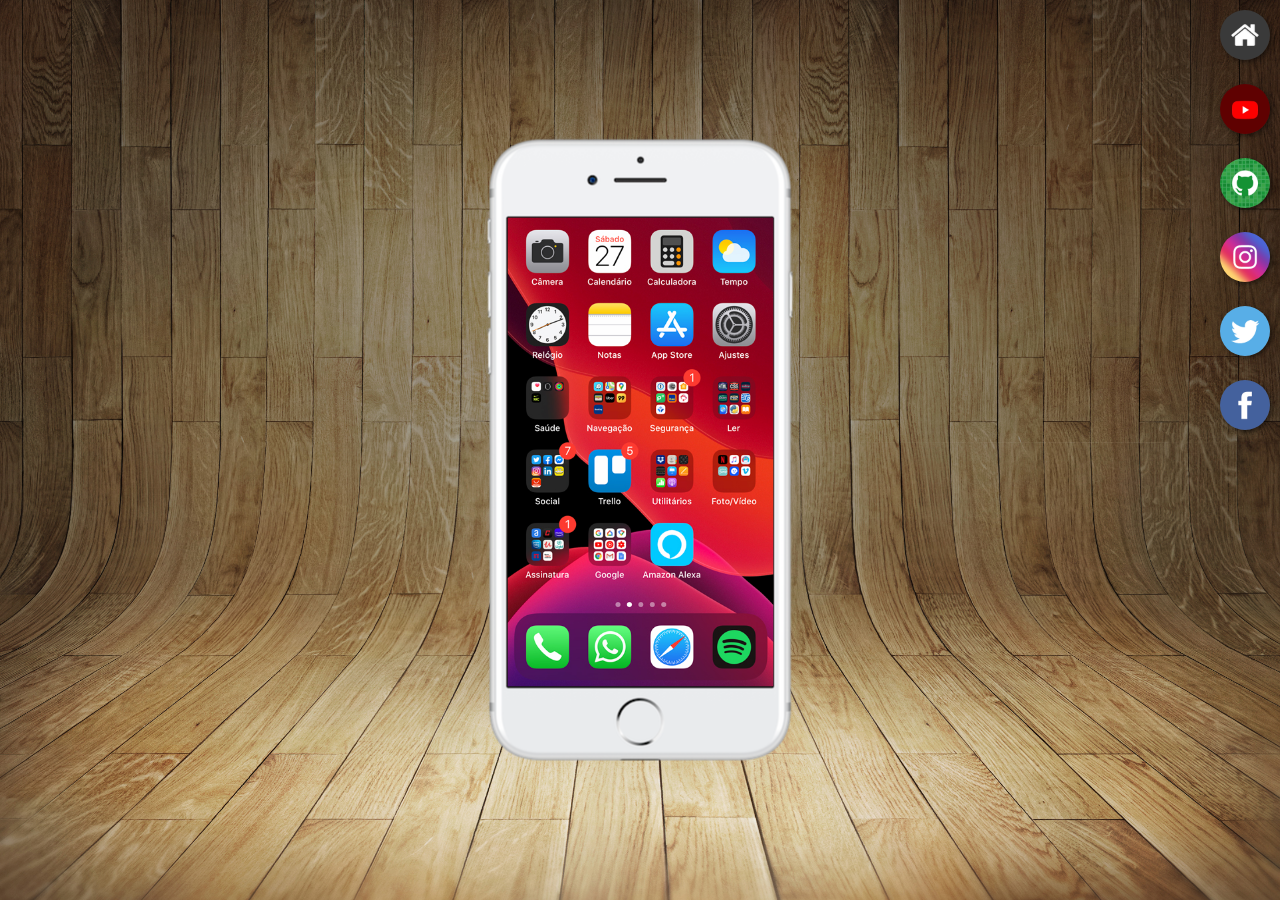
<file: index.html>
<!DOCTYPE html>
<html lang="pt-br">
<head>
    <meta charset="UTF-8">
    <meta name="viewport" content="width=device-width, initial-scale=1.0">
    <link rel="shortcut icon" href="imagens/favicon.ico" type="image/x-icon">
    <link rel="stylesheet" href="style/style.css">
    <title>Projeto Redes Sociais</title>
</head>
<body>
    <main>
        <section id="telefone">
            <iframe src="home.html" name="tela" id="tela" frameborder="0">
                Seu navegador não é compatível com isso.
            </iframe>
        </section>
        <section id="redes-sociais">
            <a href="home.html" target="tela"><img src="imagens/logo-home.jpg" alt="home"></a><br>

            <a href="youtube.html" target="tela"><img src="imagens/logo-youtube.jpg" alt="youtube"></a><br>

            <a href="github.html" target="tela"><img src="imagens/logo-github.jpg" alt="github"></a><br>

            <a href="instagram.html" target="tela"><img src="imagens/logo-instagram.jpg" alt="instagram"></a><br>

            <a href="twitter.html" target="tela"><img src="imagens/logo-twitter.jpg" alt="twitter"></a><br>

            <a href="facebook.html" target="tela"><img src="imagens/logo-facebook.jpg" alt="facebook"></a>
        </section>
    </main>
</body>
</html>
</file>
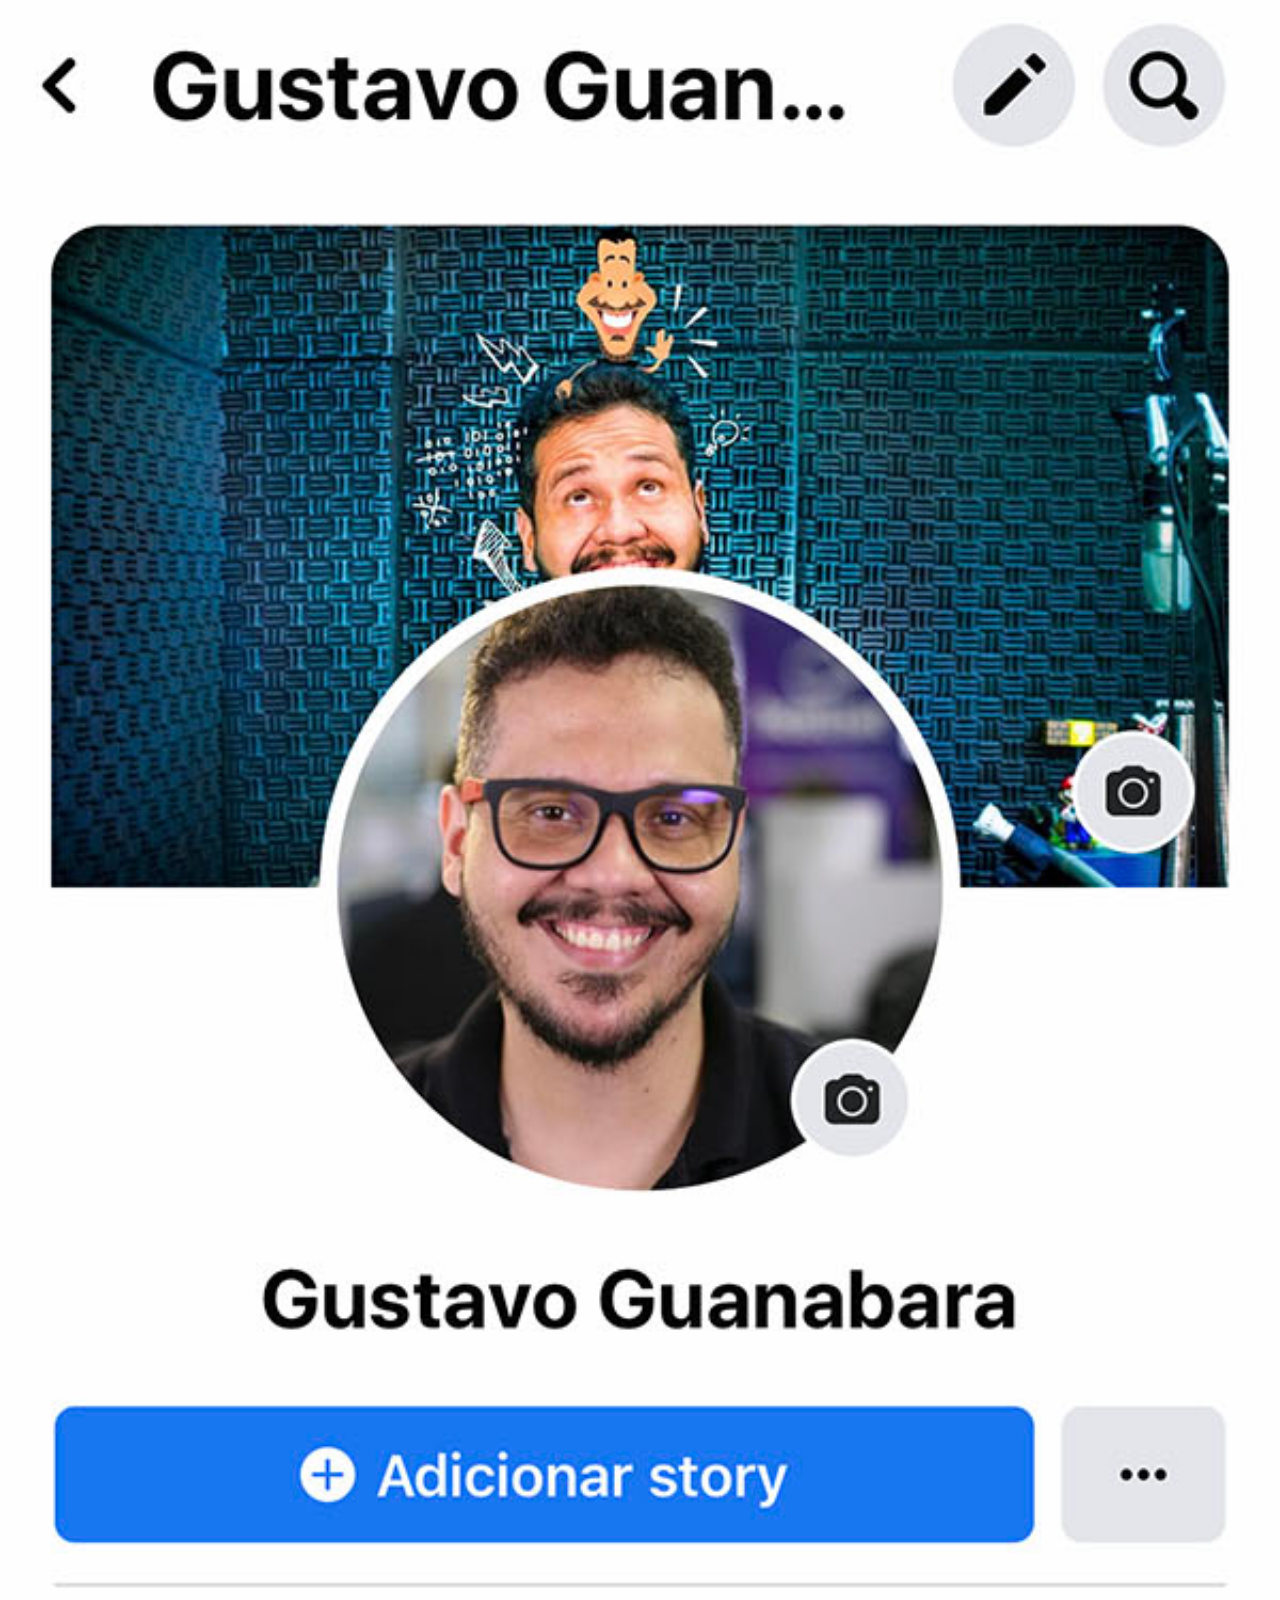
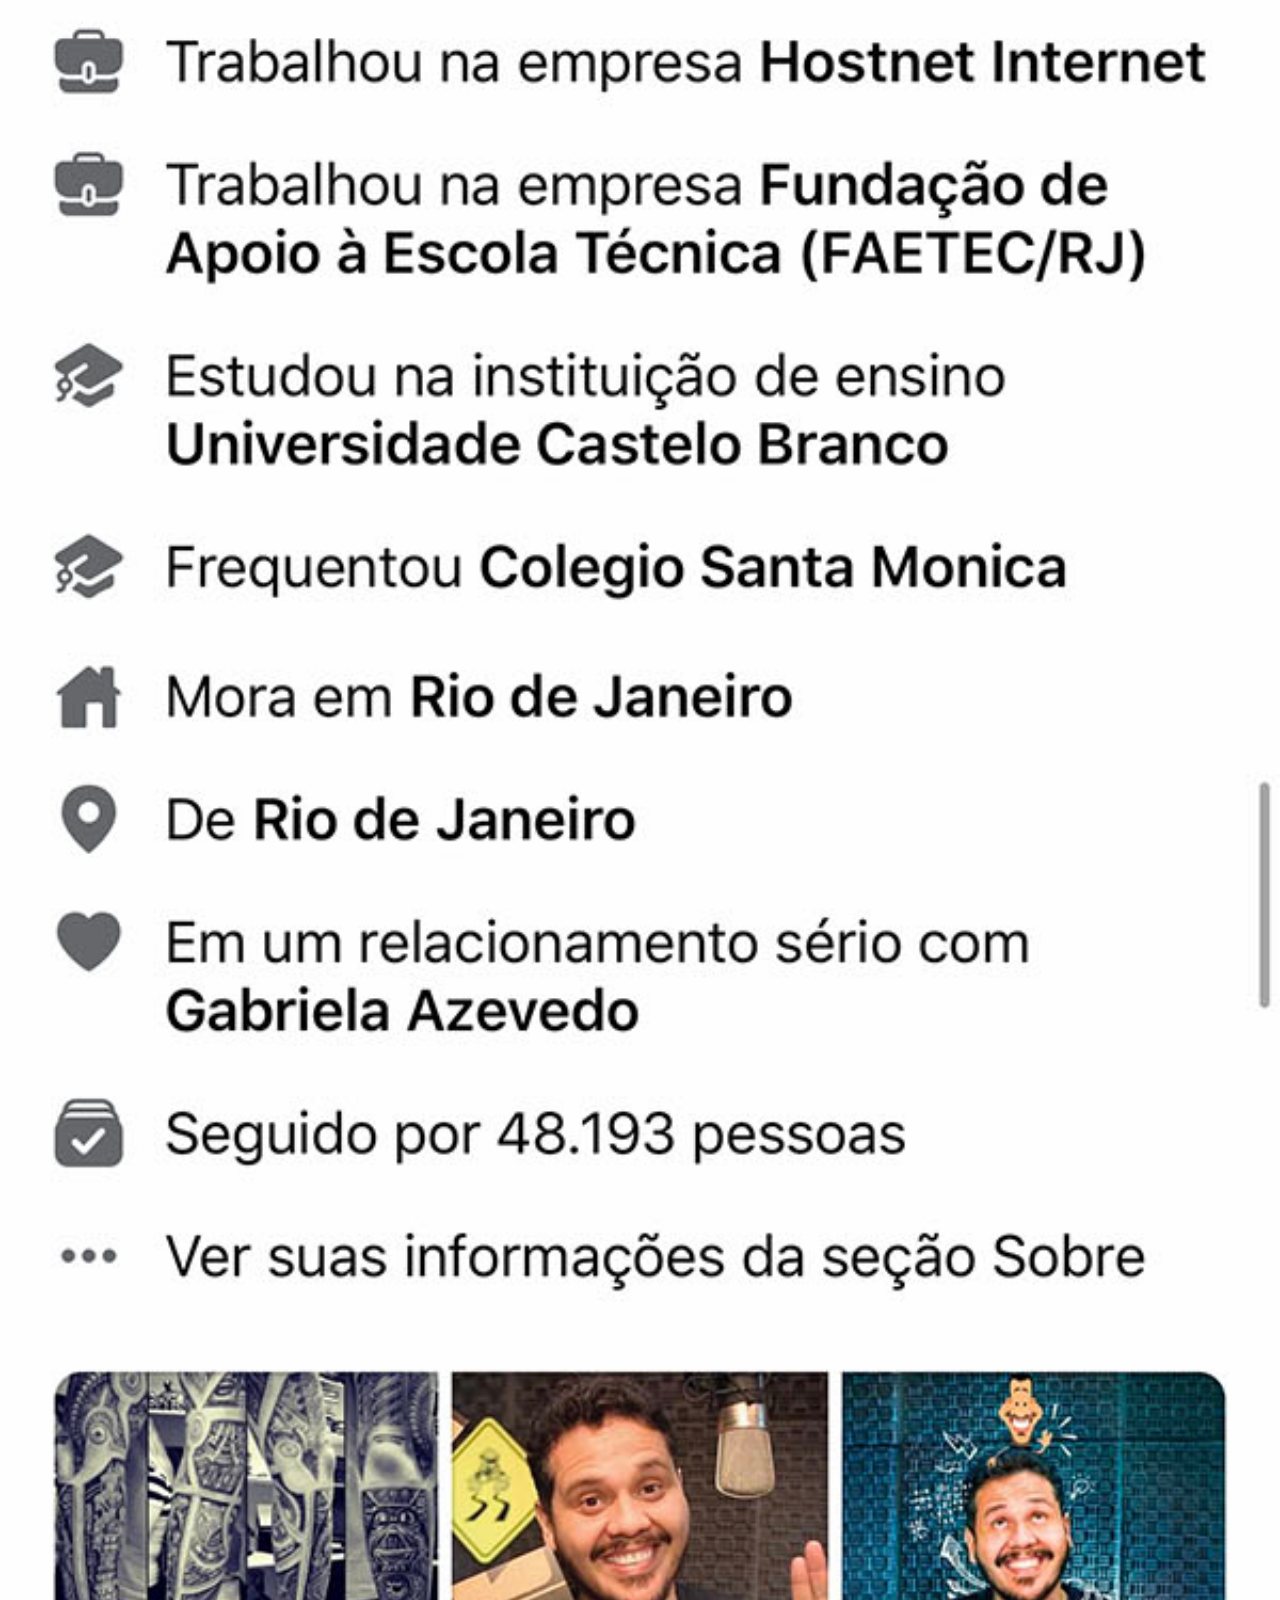
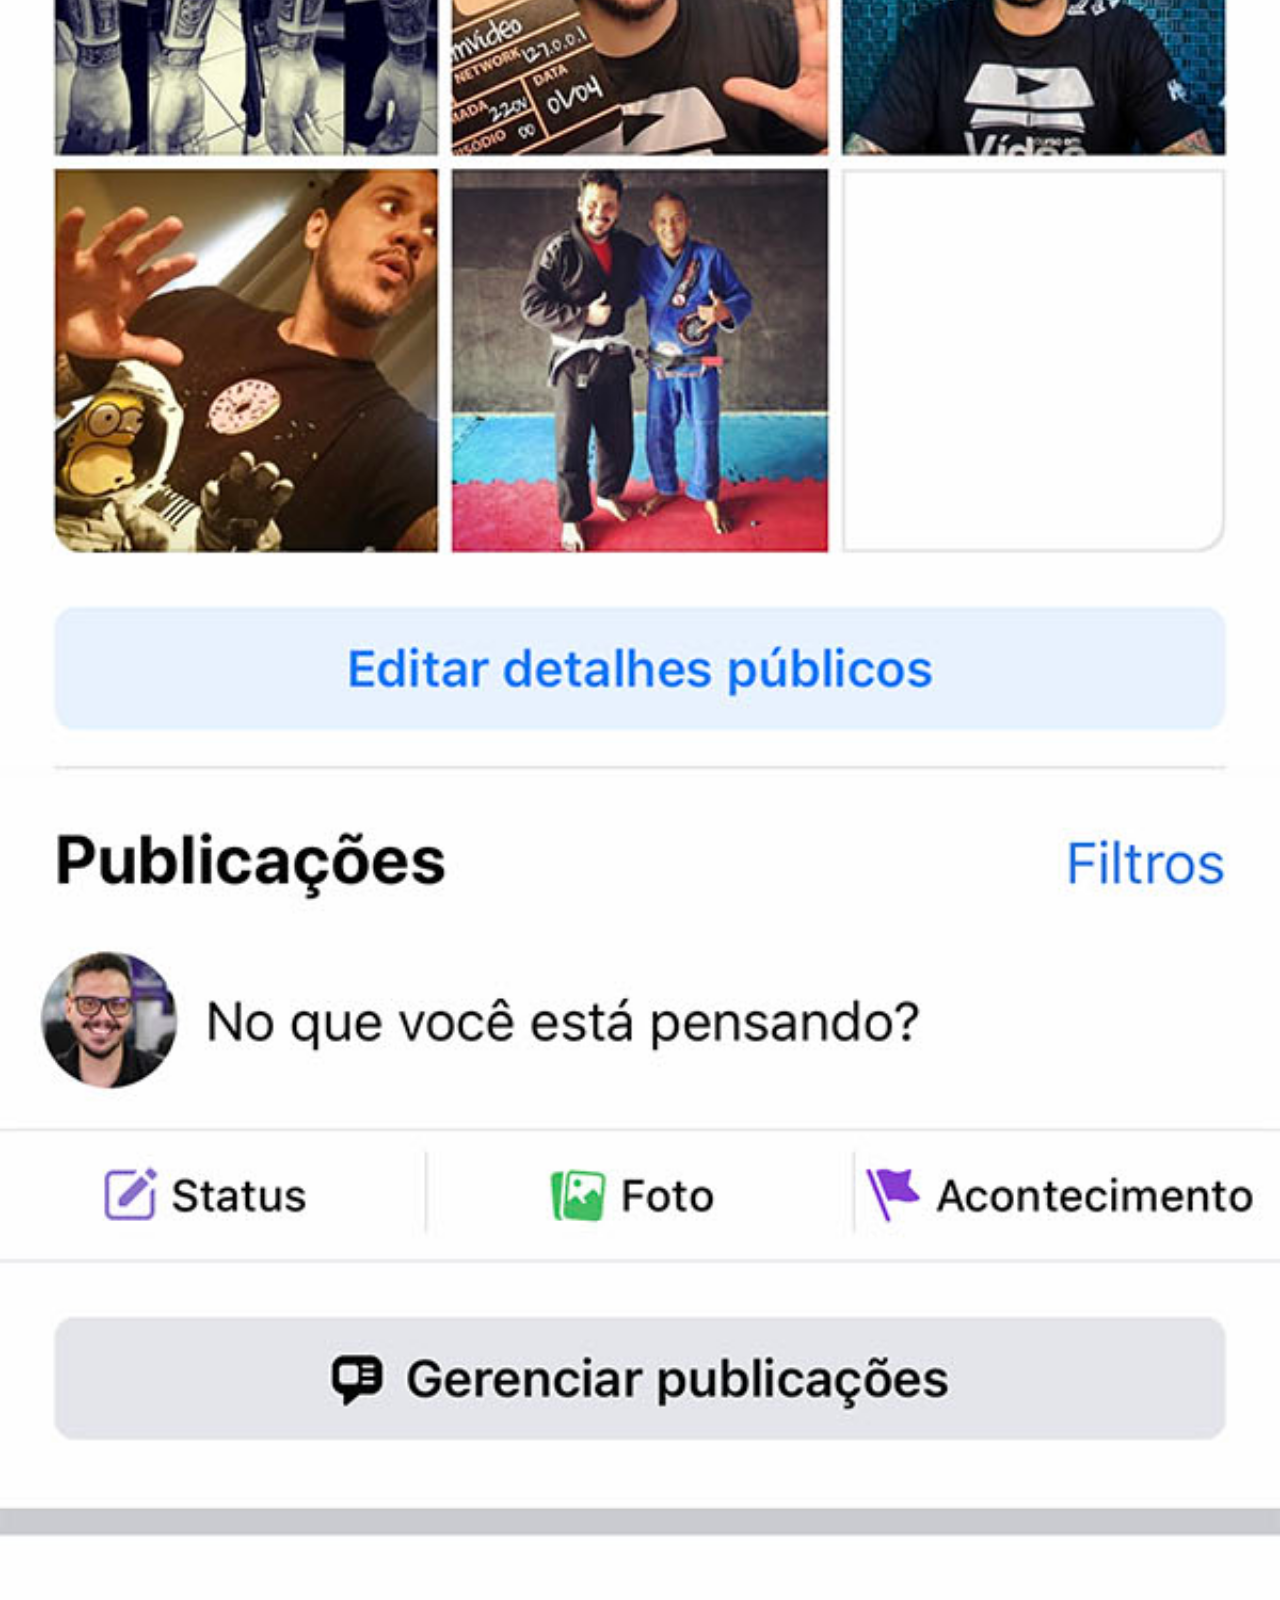
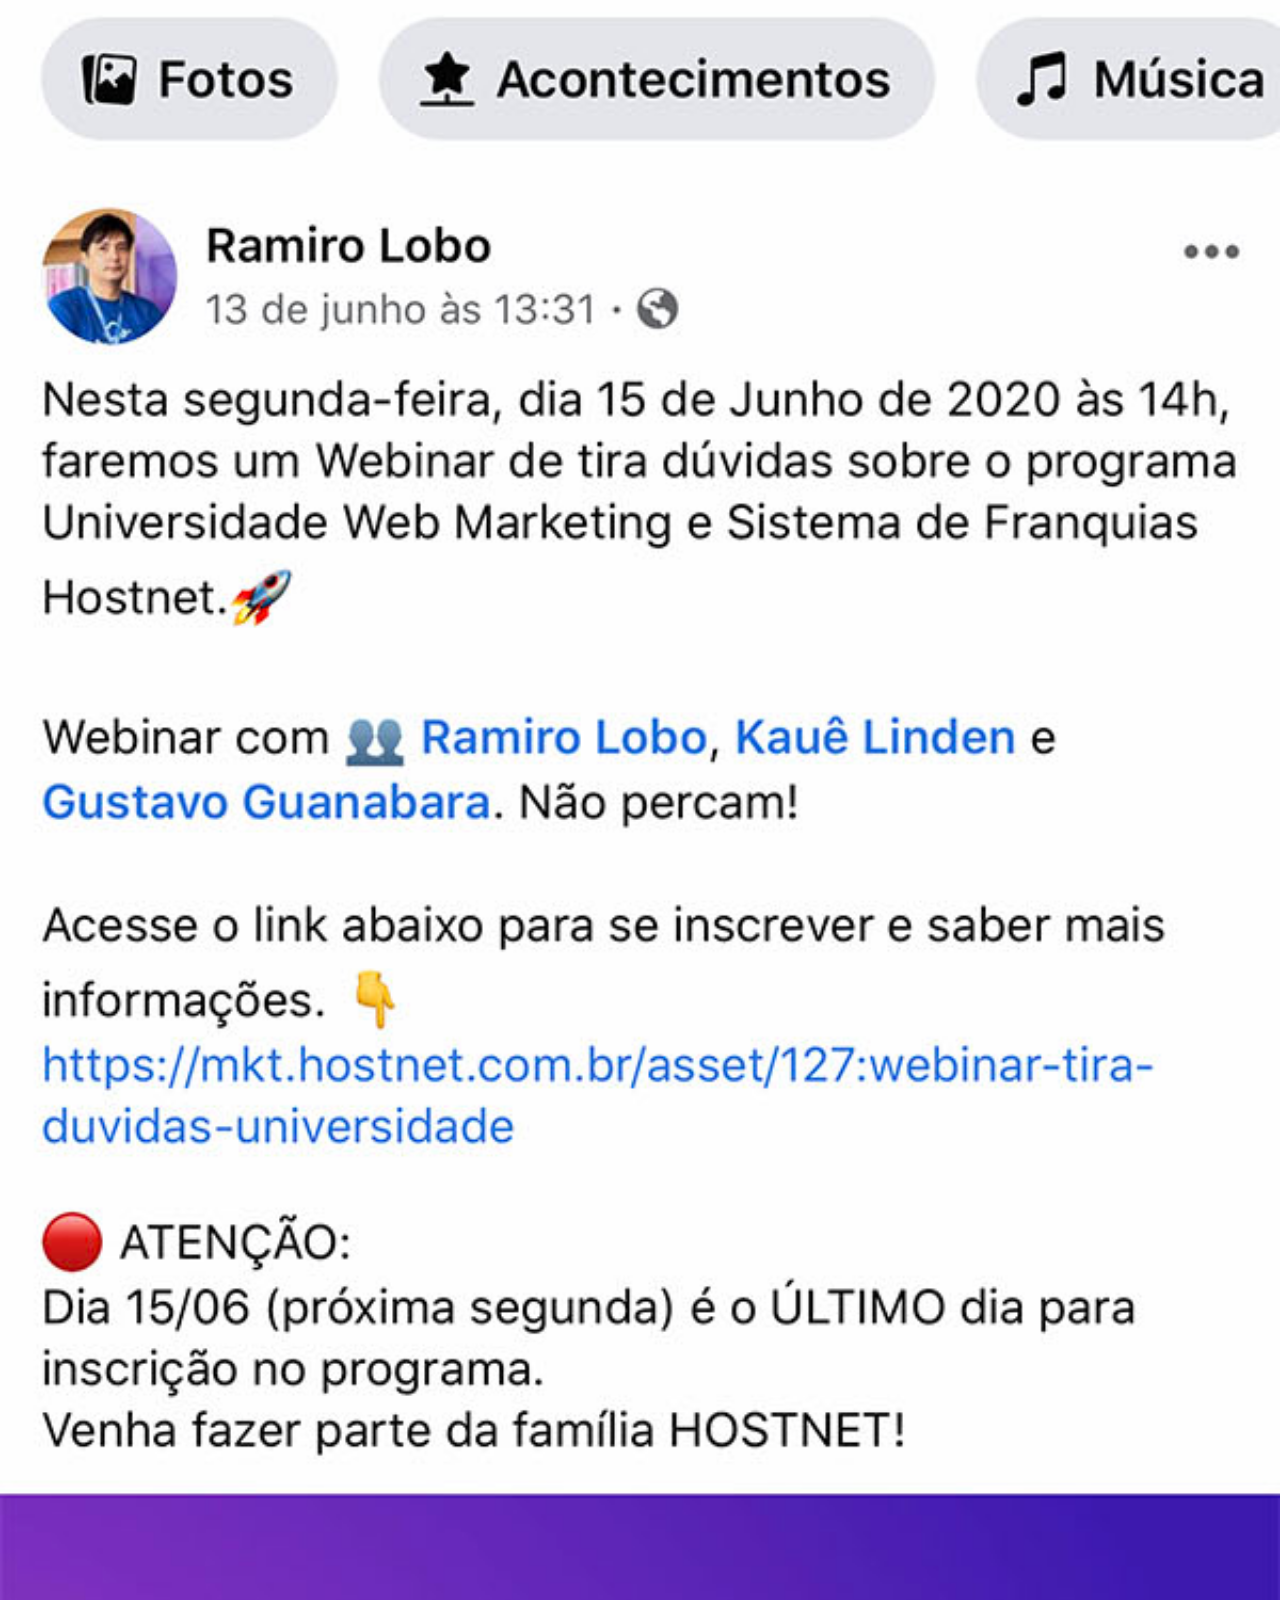
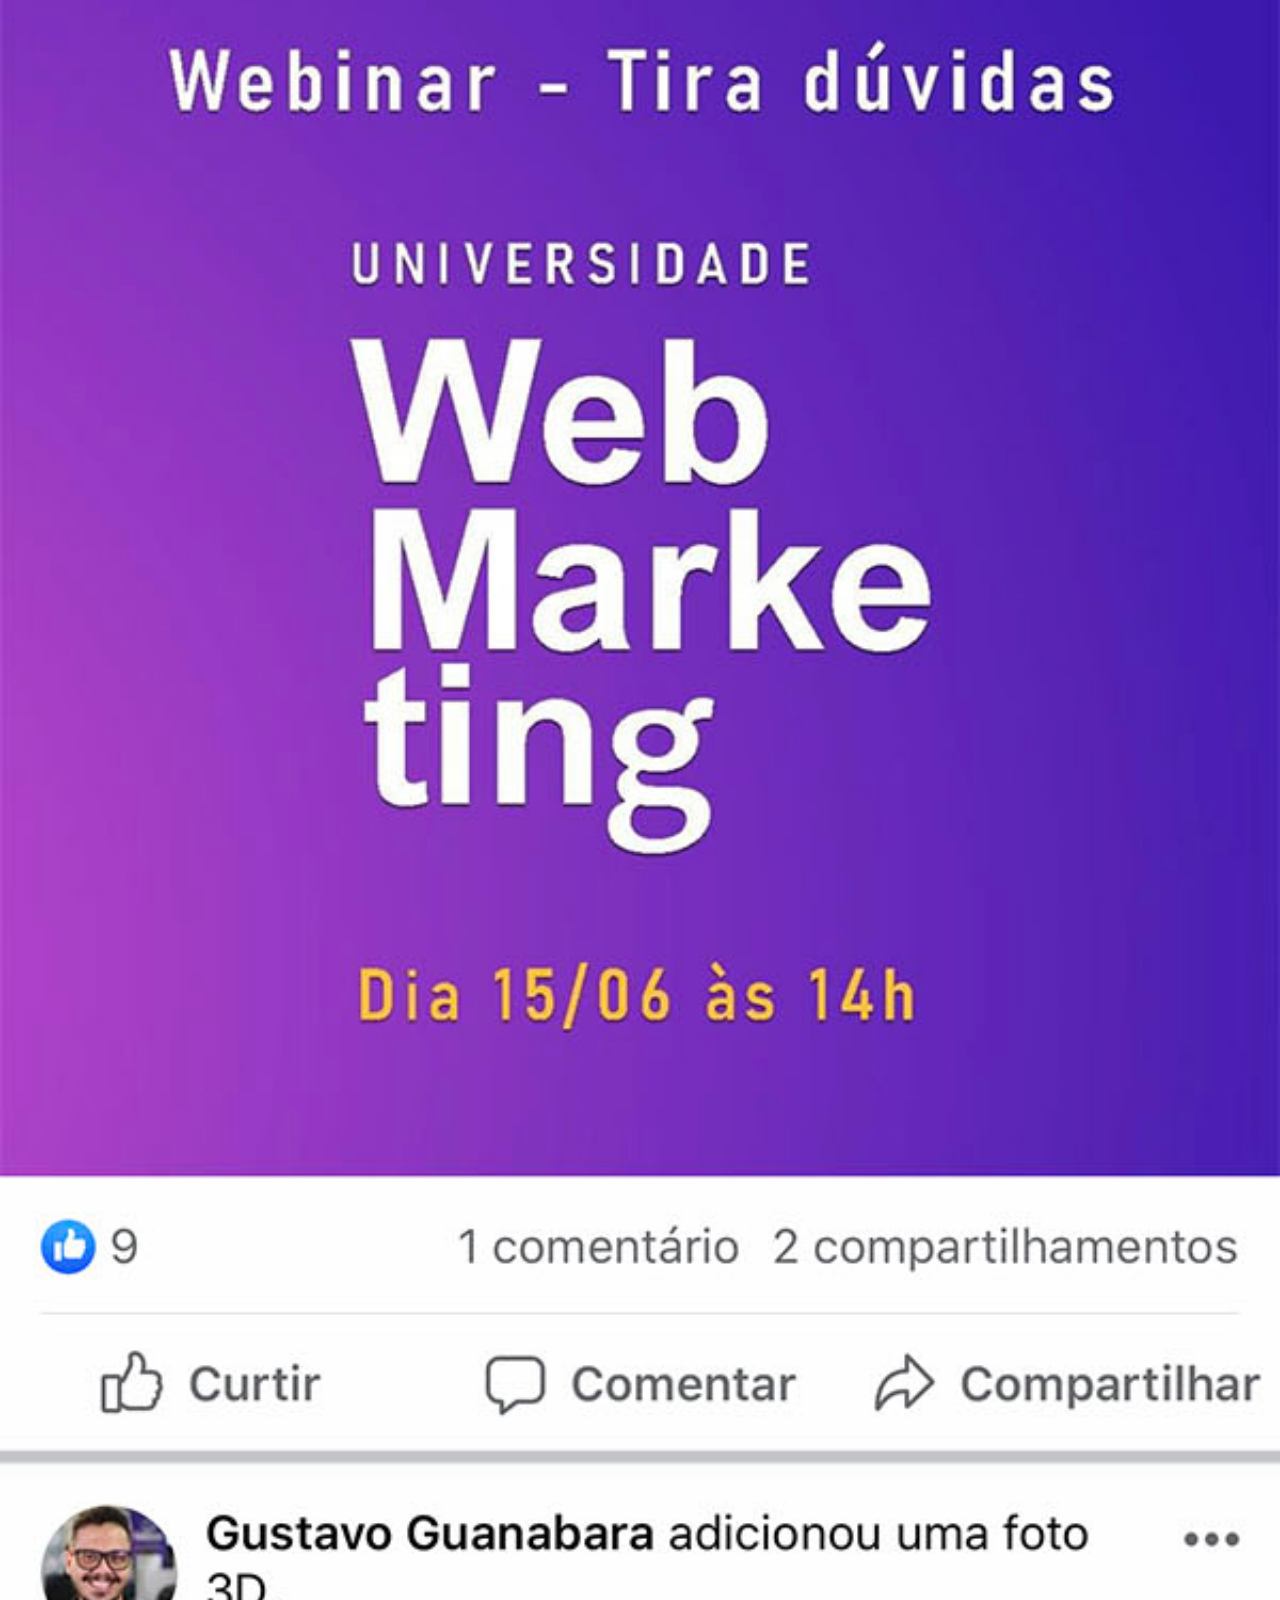
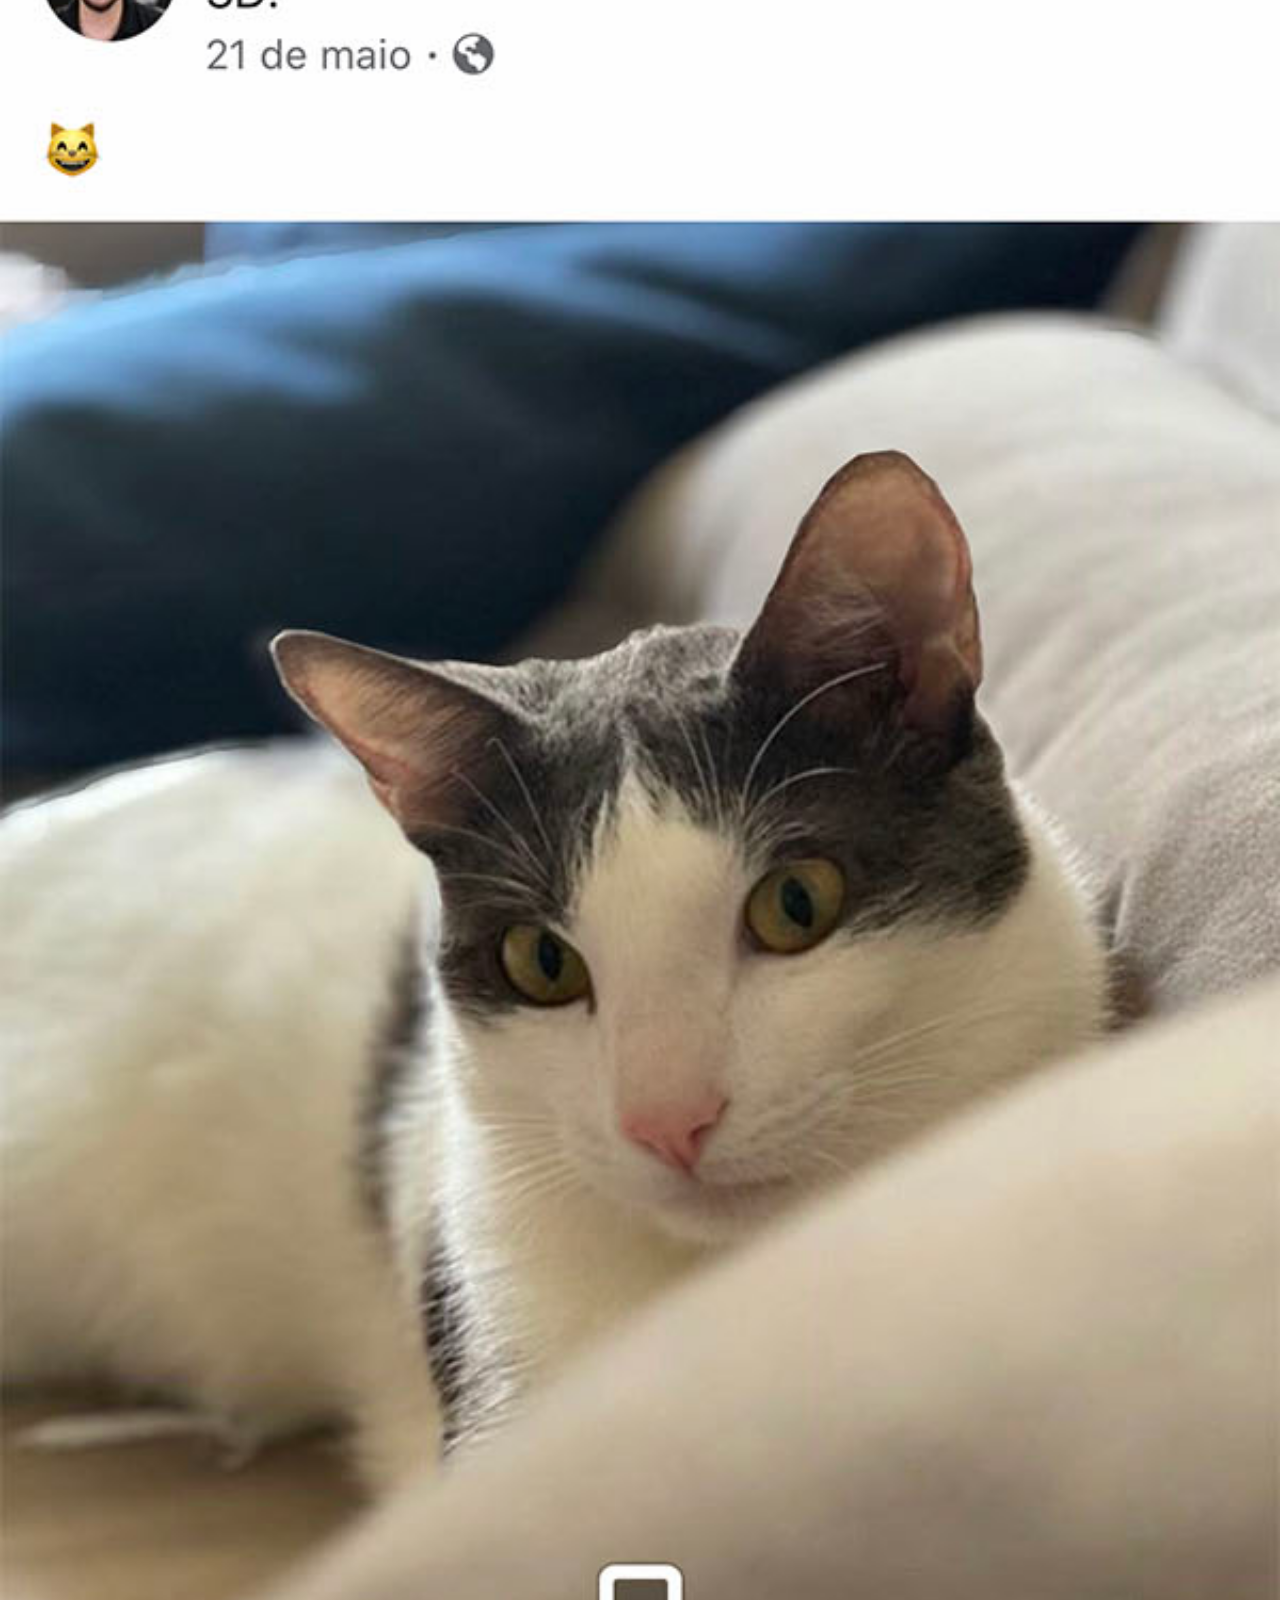
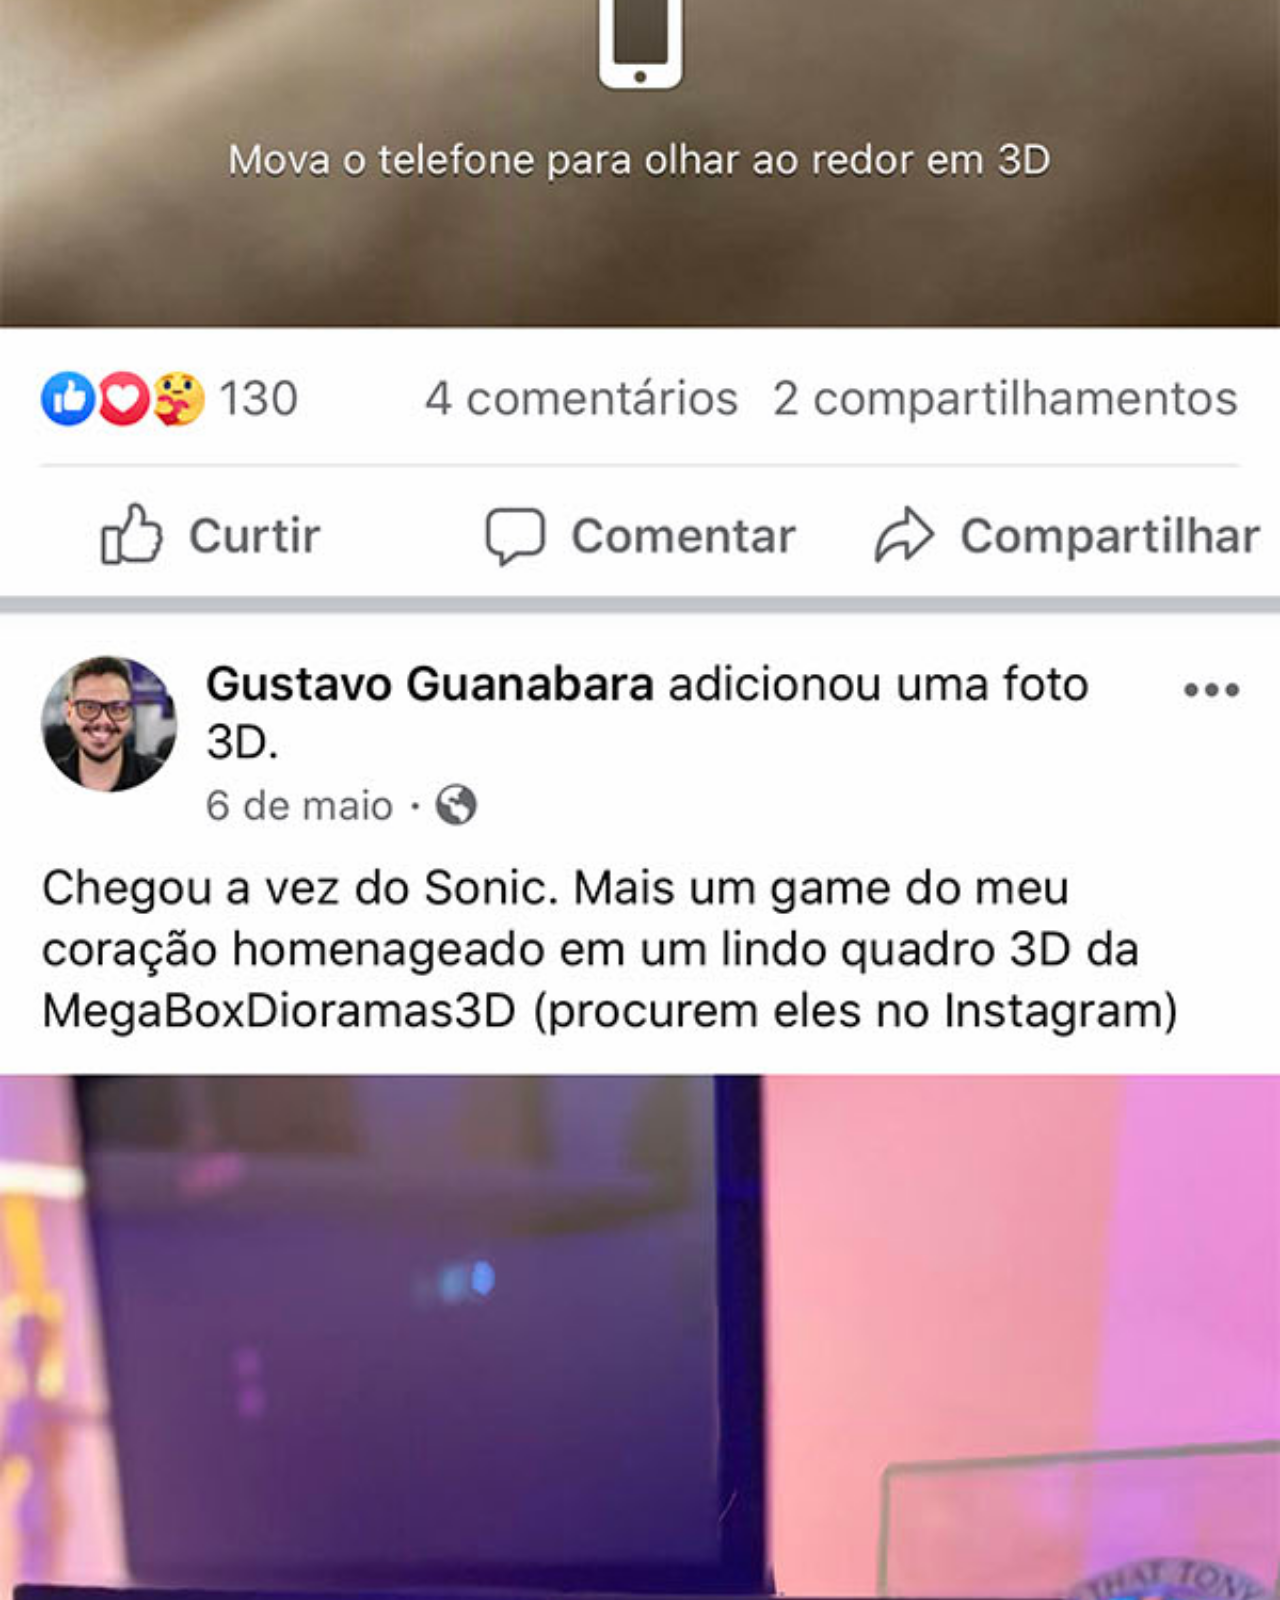
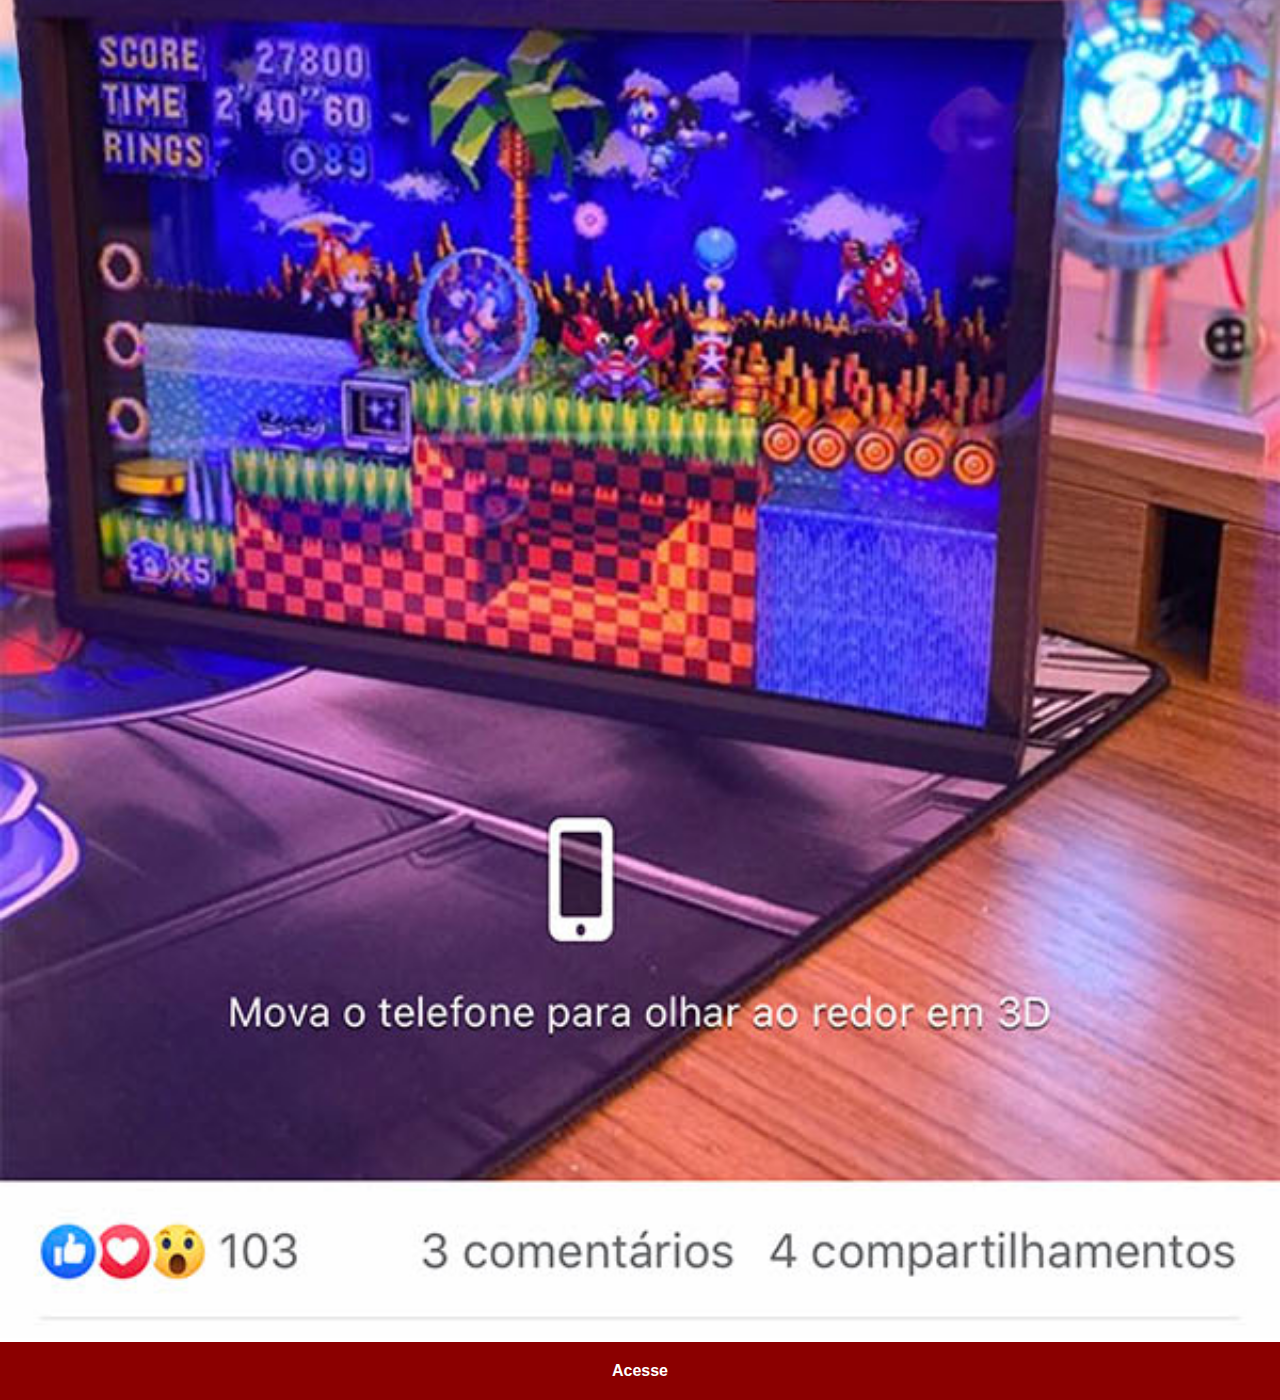
<file: facebook.html>
<!DOCTYPE html>
<html lang="pt-br">
<head>
    <meta charset="UTF-8">
    <meta name="viewport" content="width=device-width, initial-scale=1.0">
    <link rel="stylesheet" href="style/social.css">
    <title>Facebook</title>
</head>
<body>
    <img src="imagens/tela-facebook.jpg" alt="facebook">
    <a href="https://www.facebook.com/gustavoguanabara/?locale=pt_BR" target="_blank">Acesse</a>
</body>
</html>
</file>
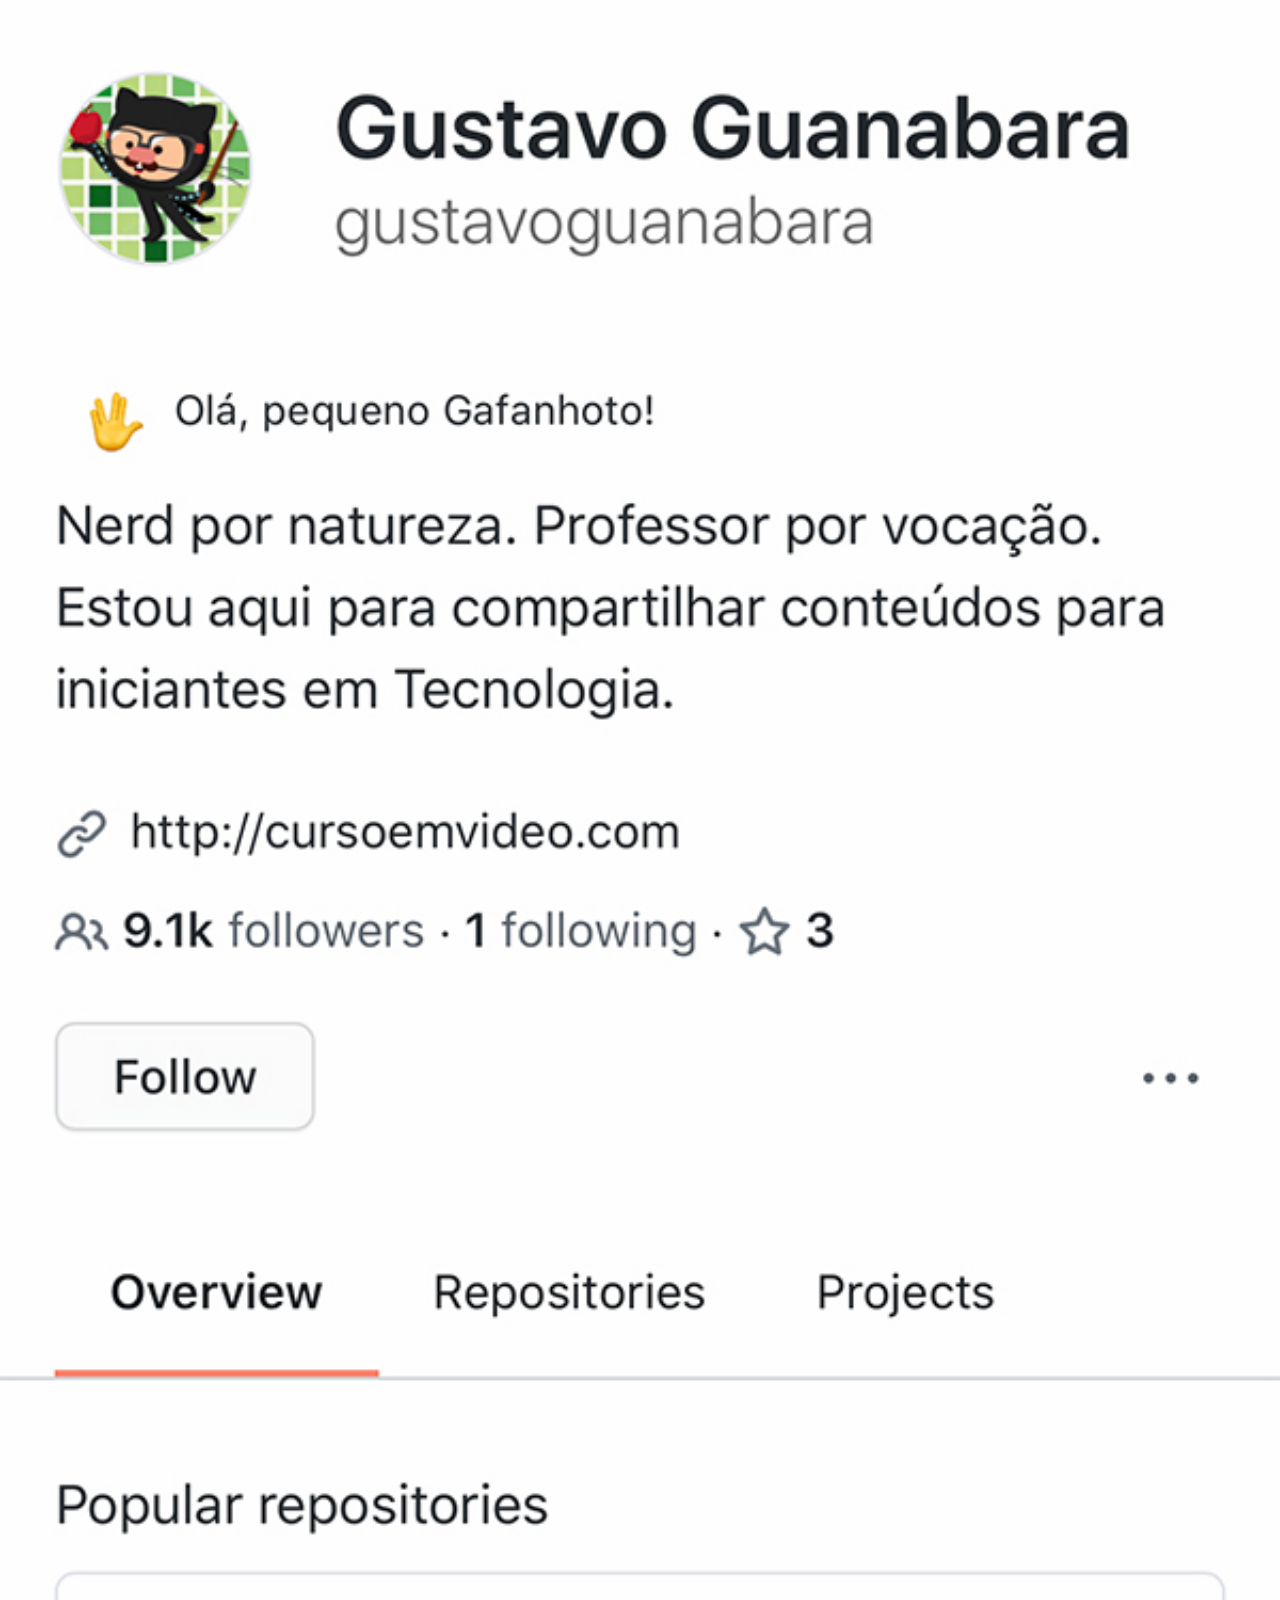
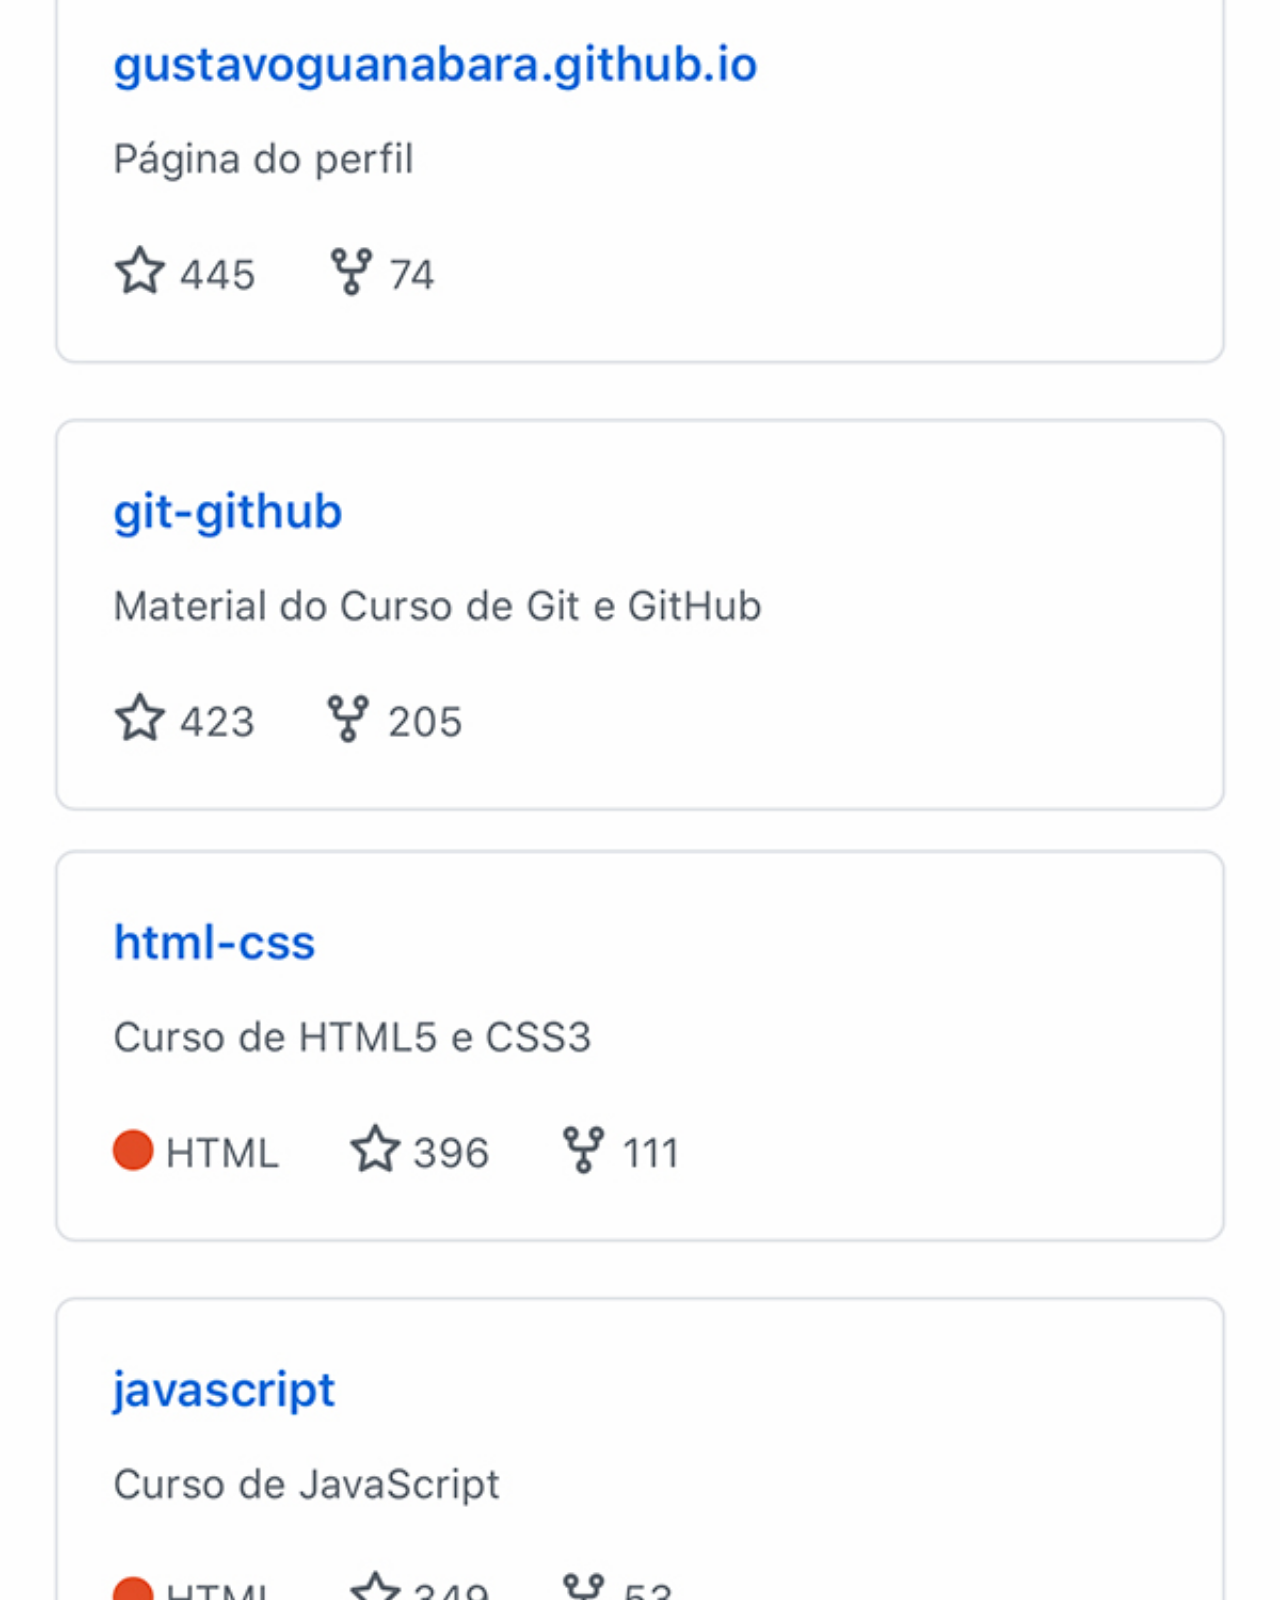
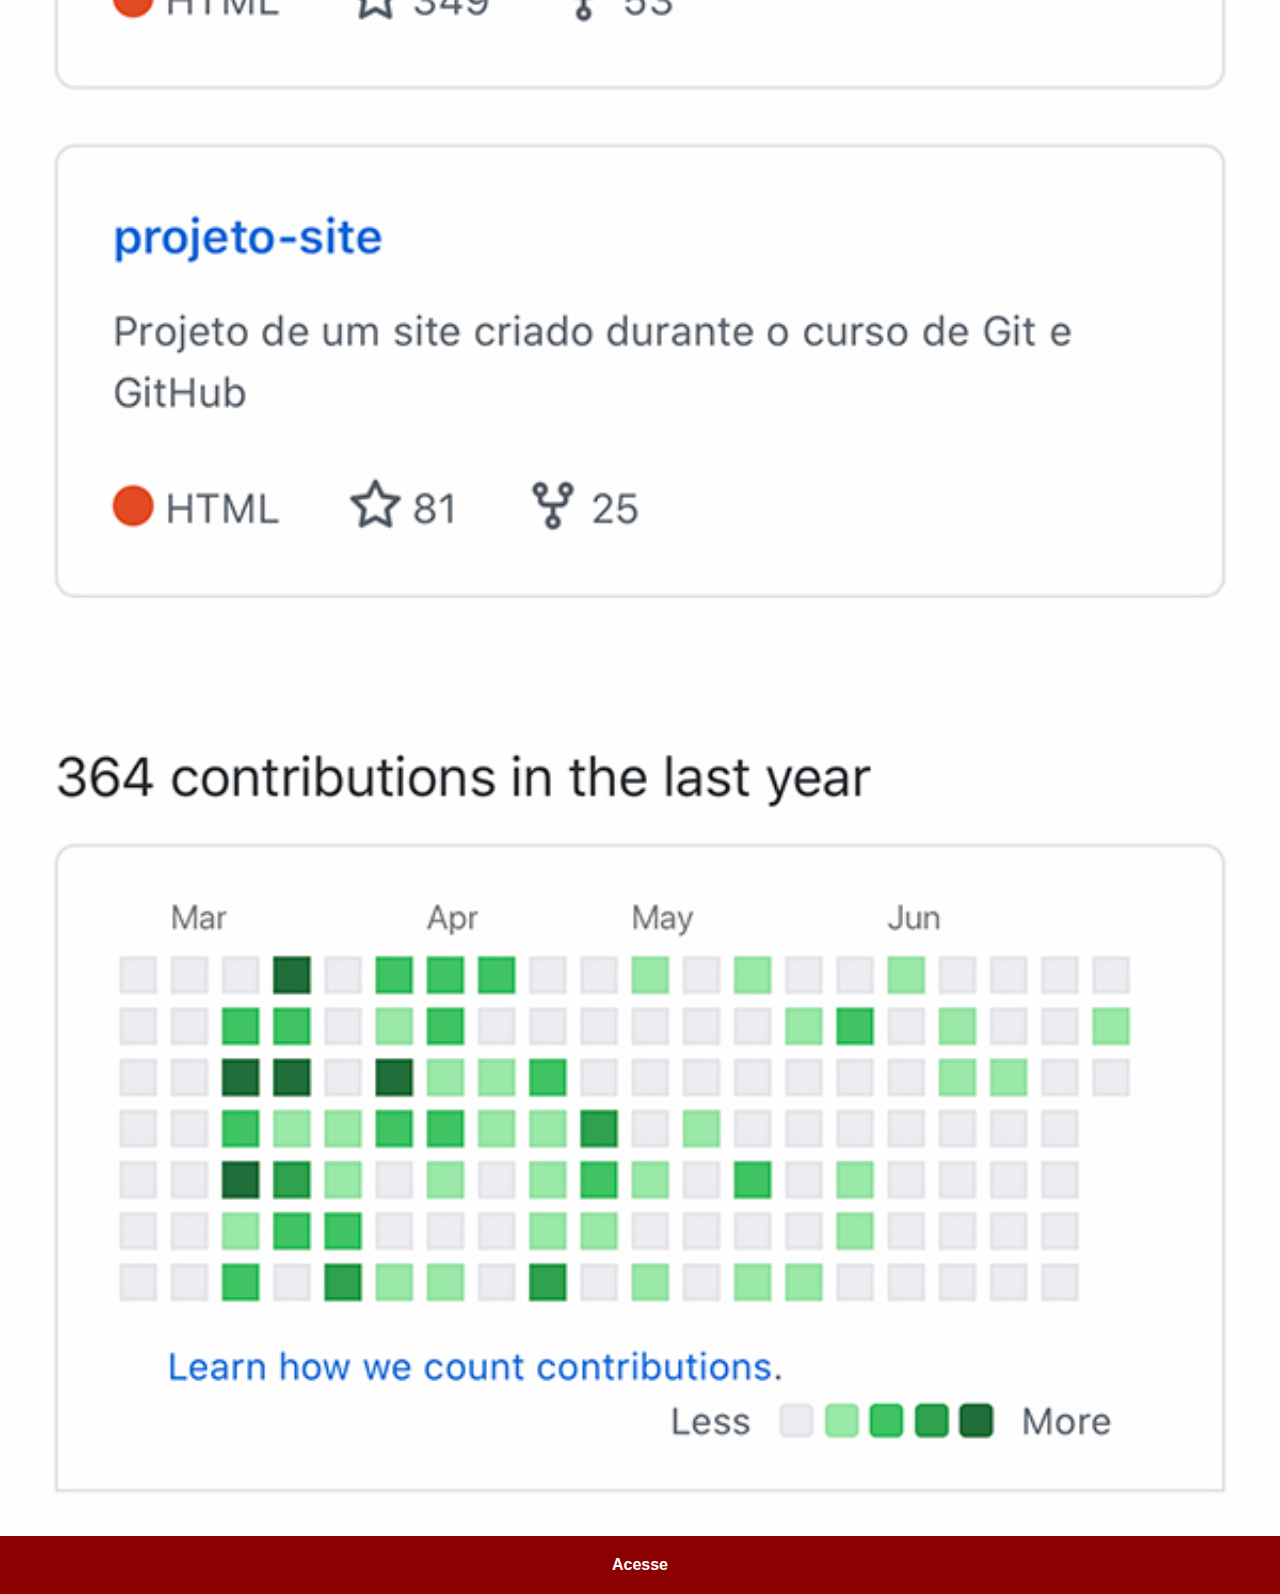
<file: github.html>
<!DOCTYPE html>
<html lang="pt-br">
<head>
    <meta charset="UTF-8">
    <meta name="viewport" content="width=device-width, initial-scale=1.0">
    <link rel="stylesheet" href="style/social.css">
    <title>GitHub</title>
</head>
<body>
    <img src="imagens/tela-github.jpg" alt="github">
    <a href="https://github.com/gustavoguanabara/gustavoguanabara.github.io" target="_blank">Acesse</a>
</body>
</html>
</file>
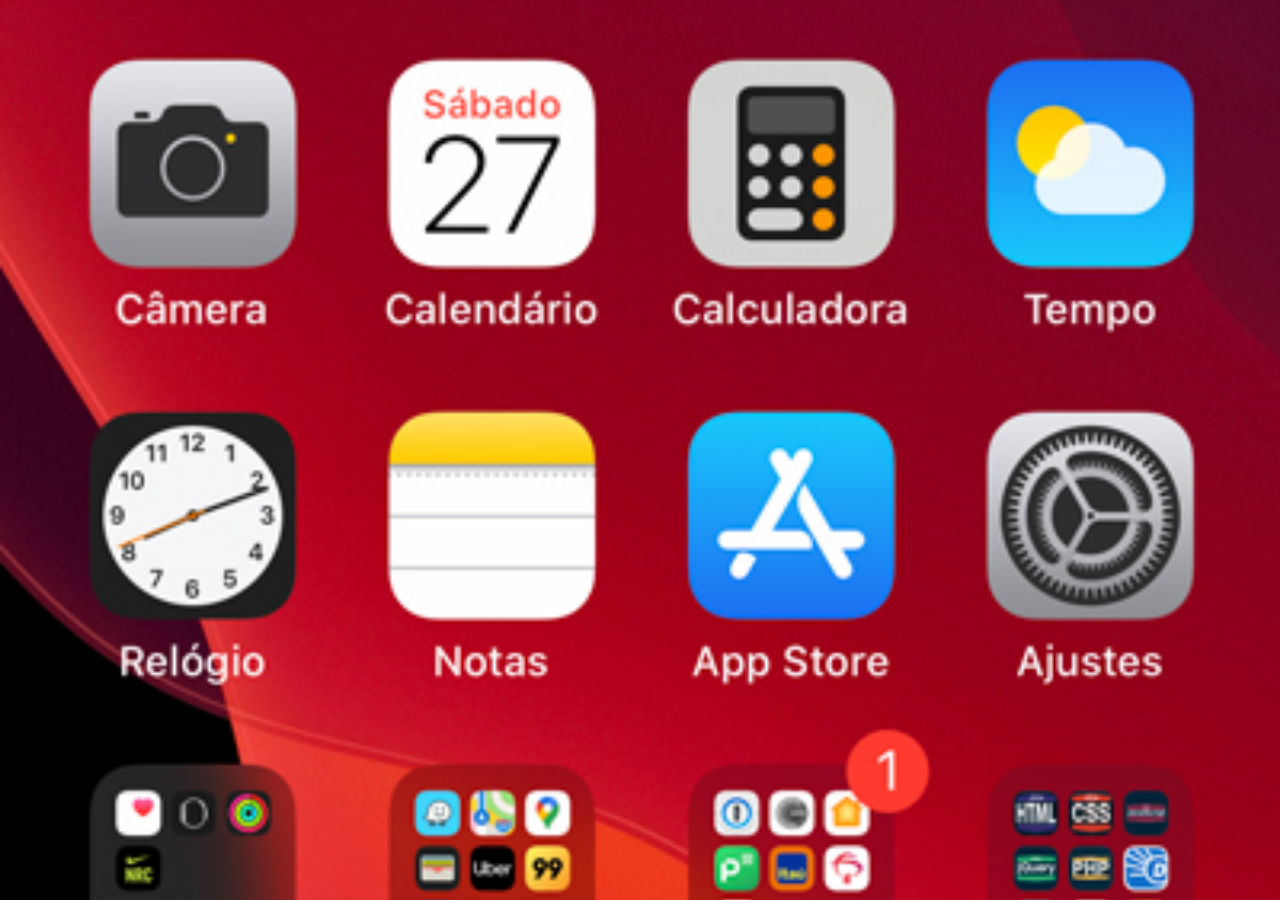
<file: home.html>
<!DOCTYPE html>
<html lang="pt-br">
<head>
    <meta charset="UTF-8">
    <meta name="viewport" content="width=device-width, initial-scale=1.0">
    <title>Home</title>
    <style>
        * {
            margin: 0px;
            padding: 0px;
        }

        body {
            width: 100vw;
            height: 100vh;
            background: black url(imagens/tela-home.jpg) no-repeat top center;
            background-size: cover;
        }
    </style>
</head>
<body>
    
</body>
</html>
</file>
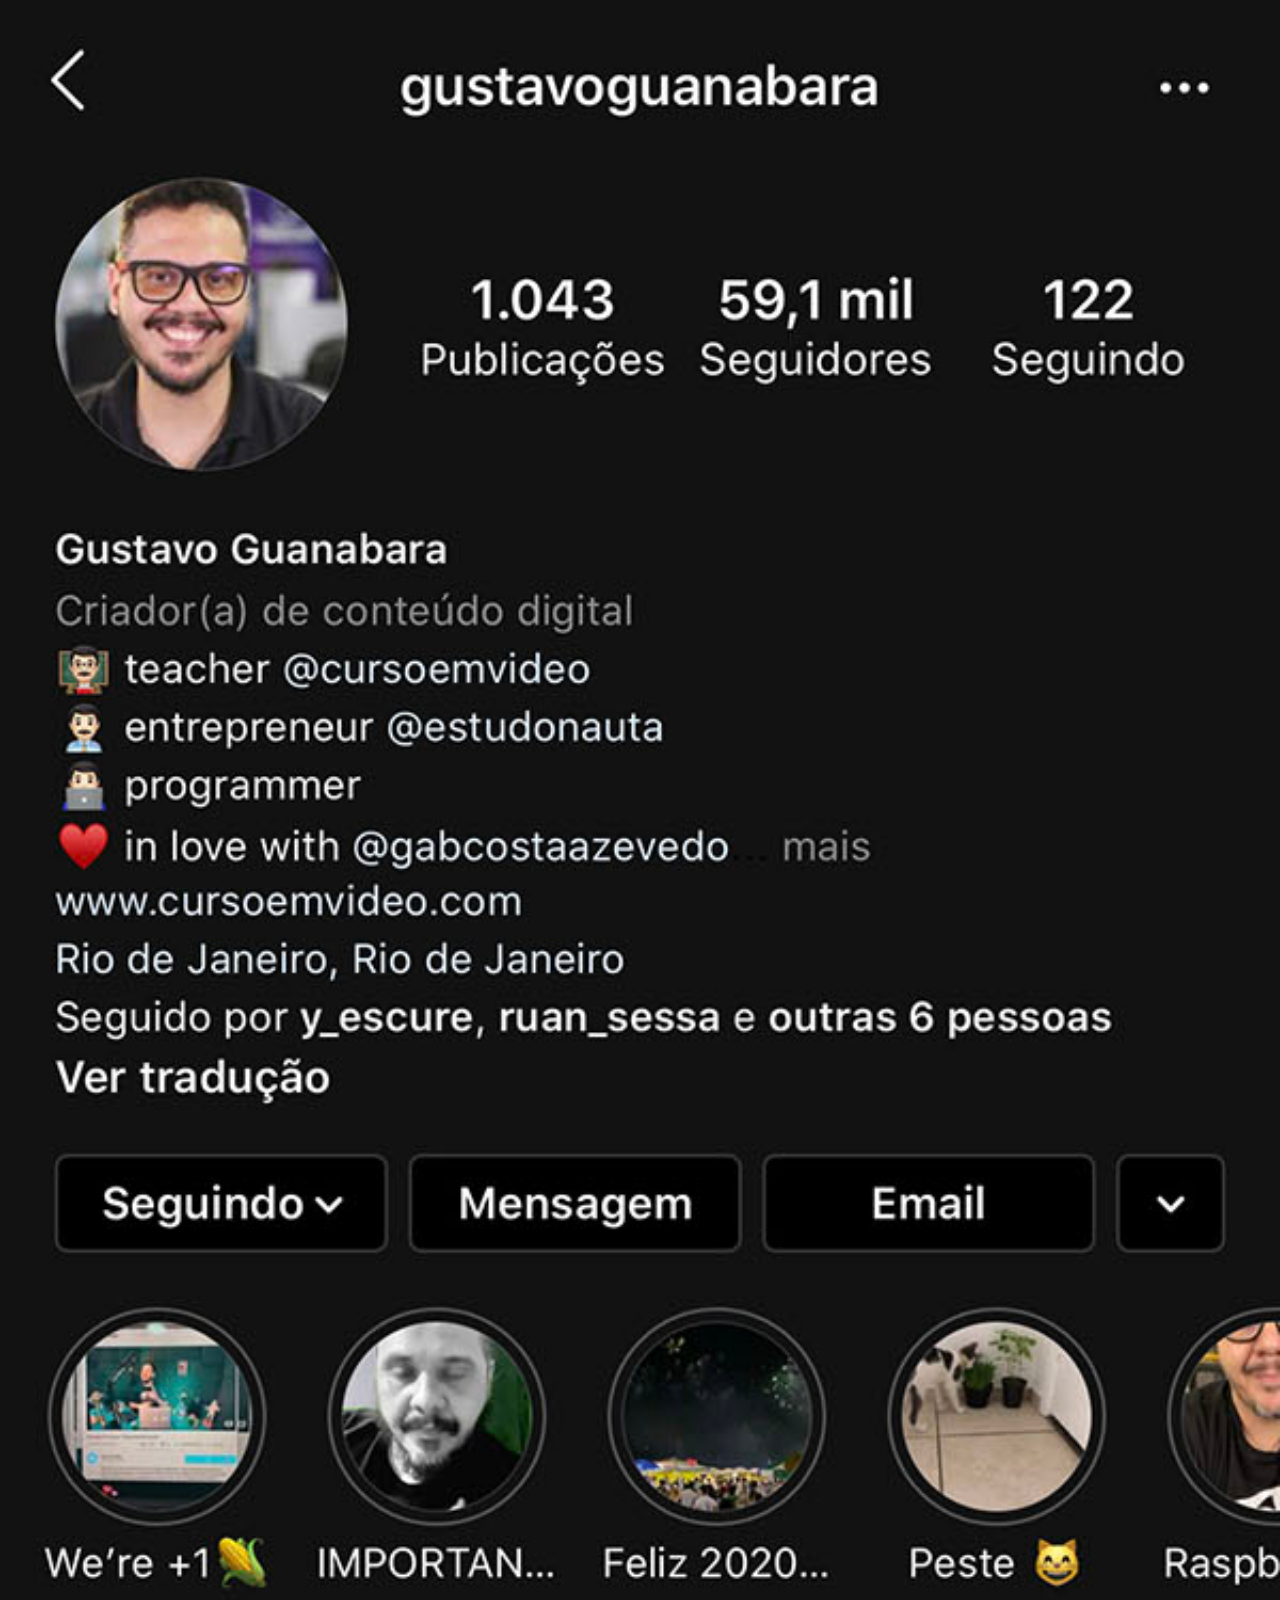
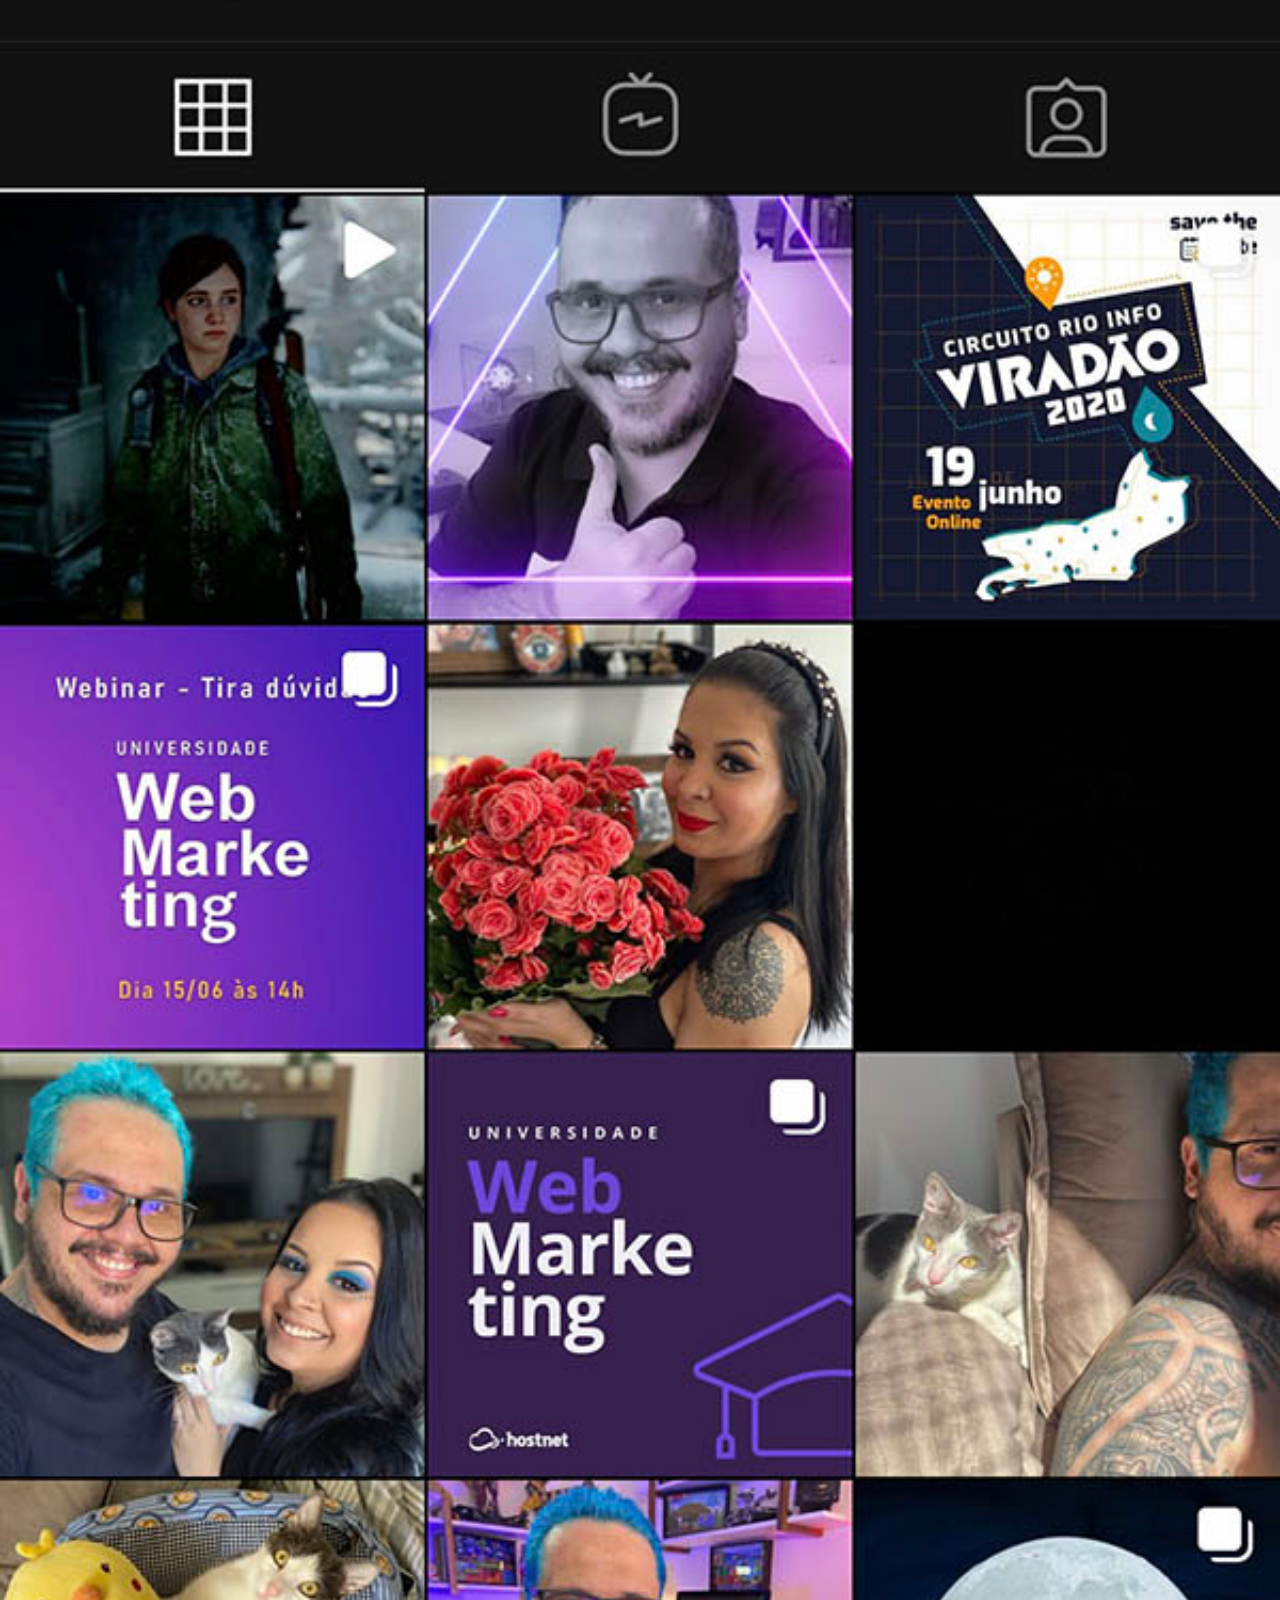
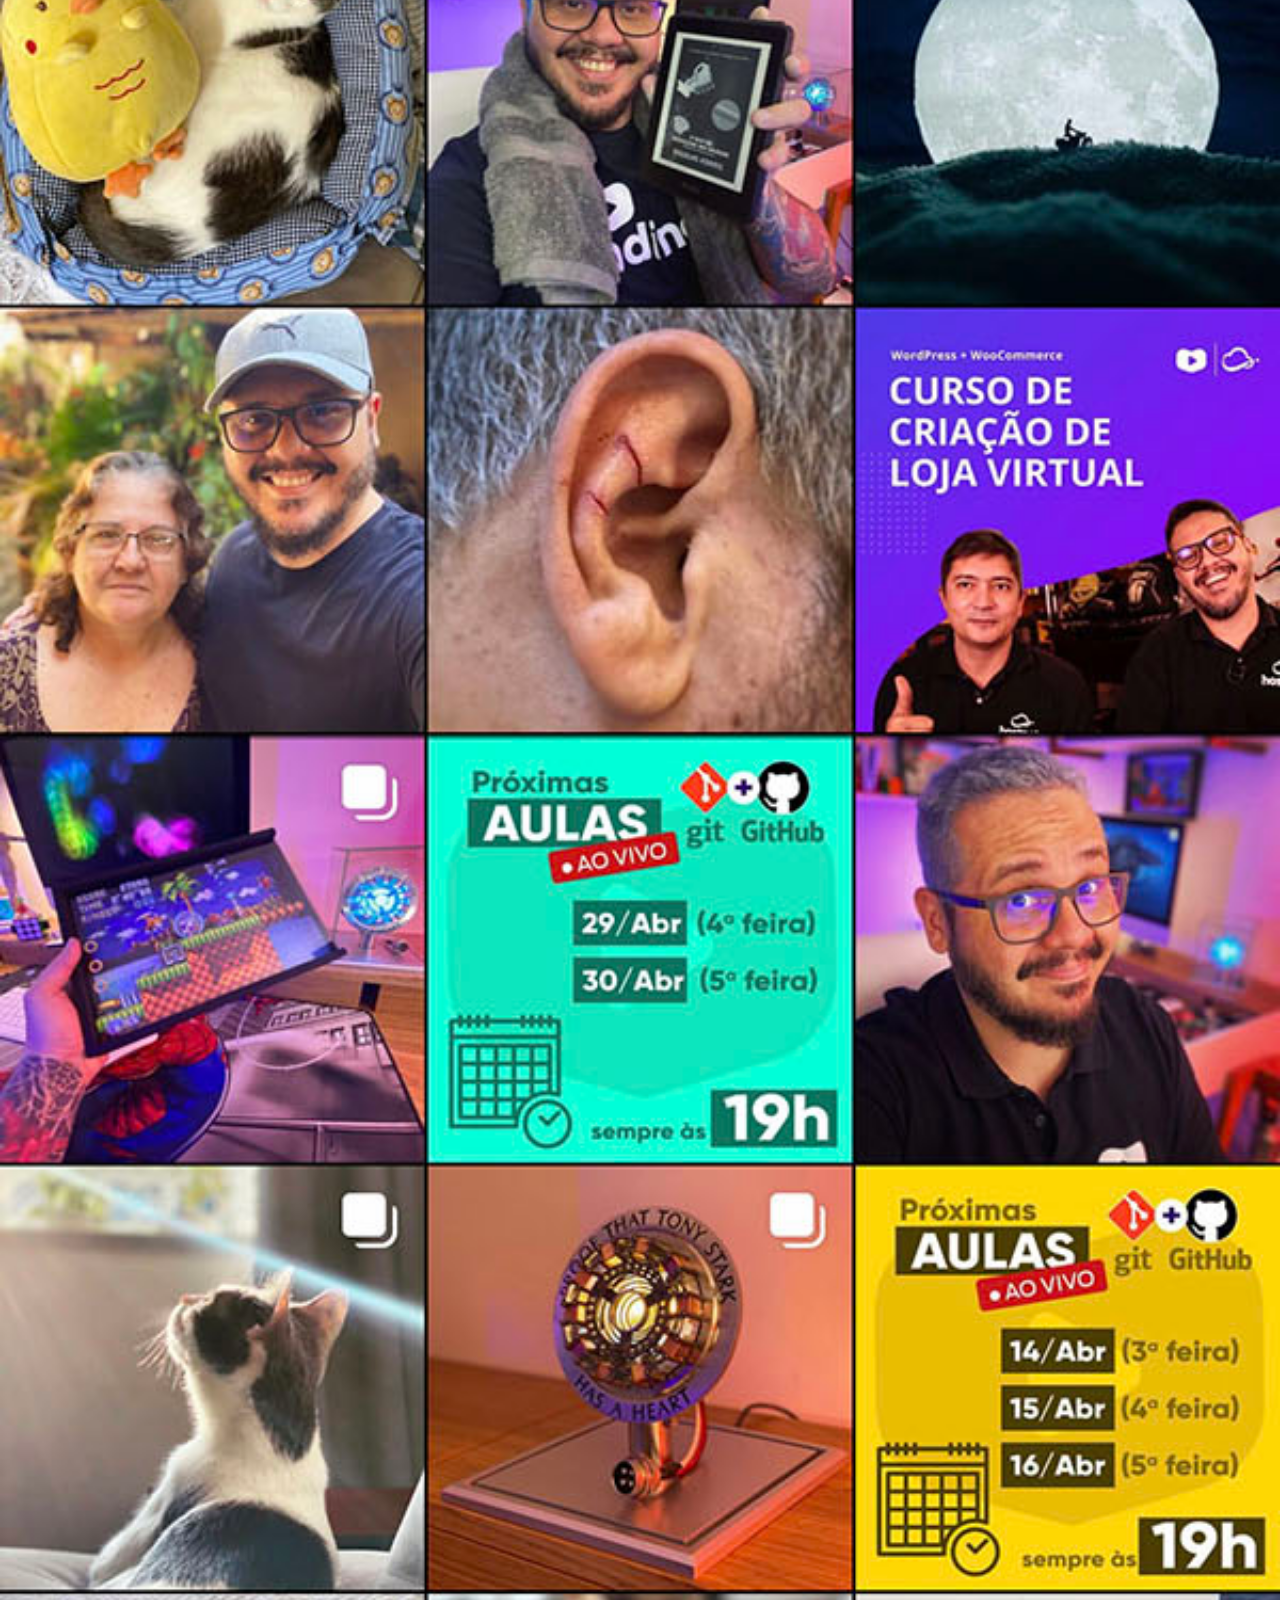
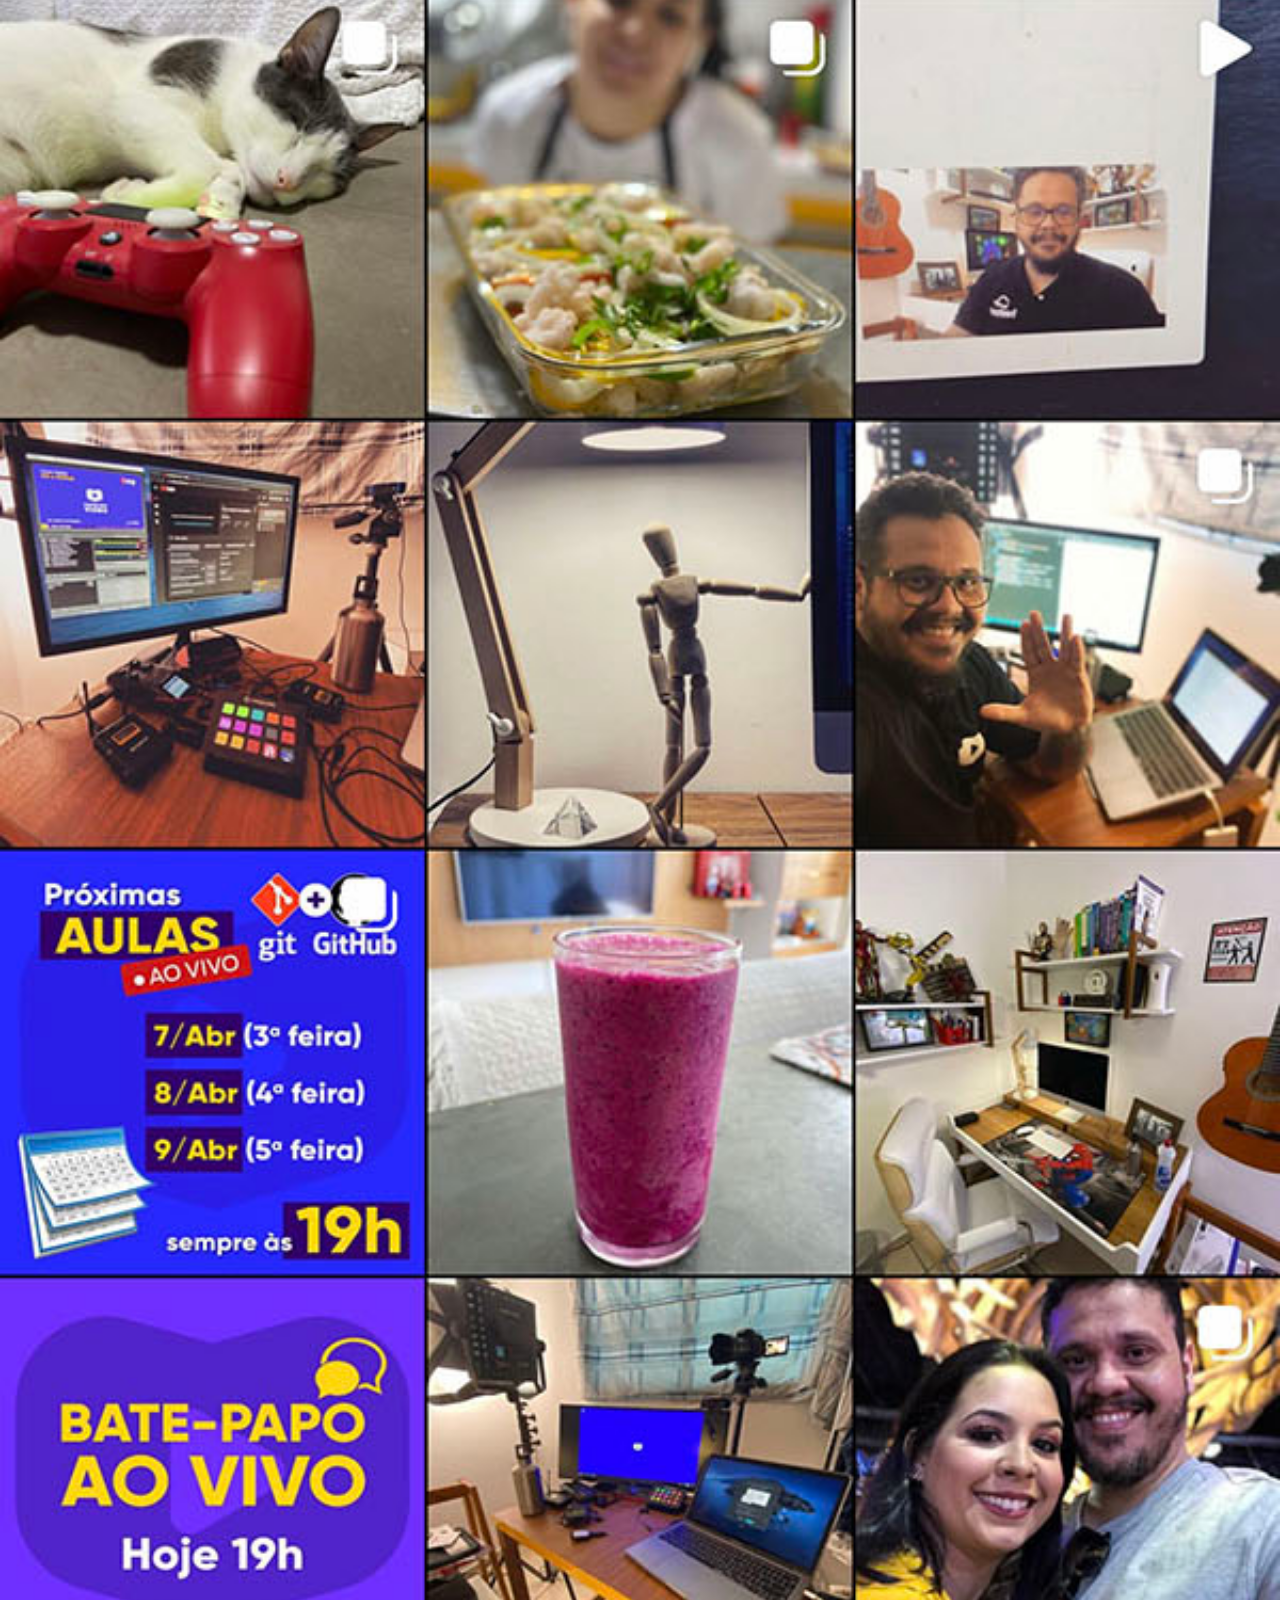
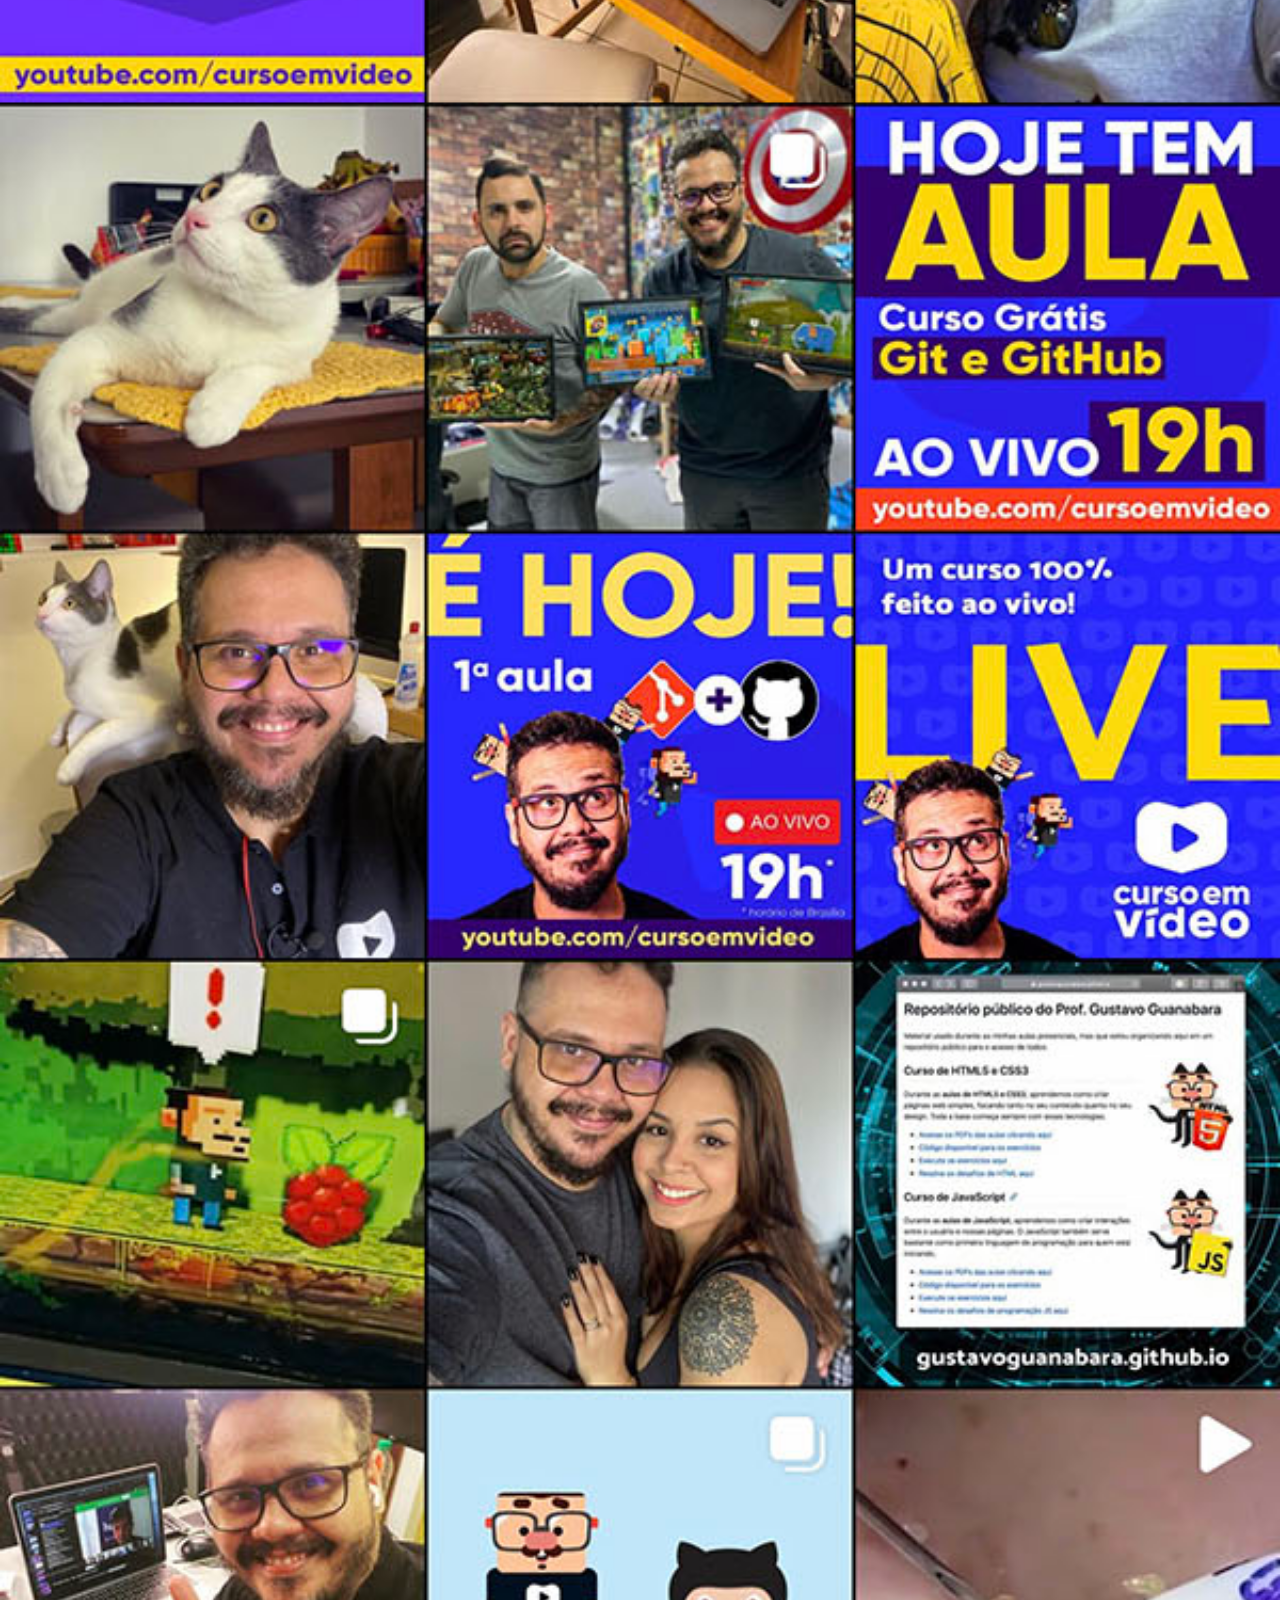
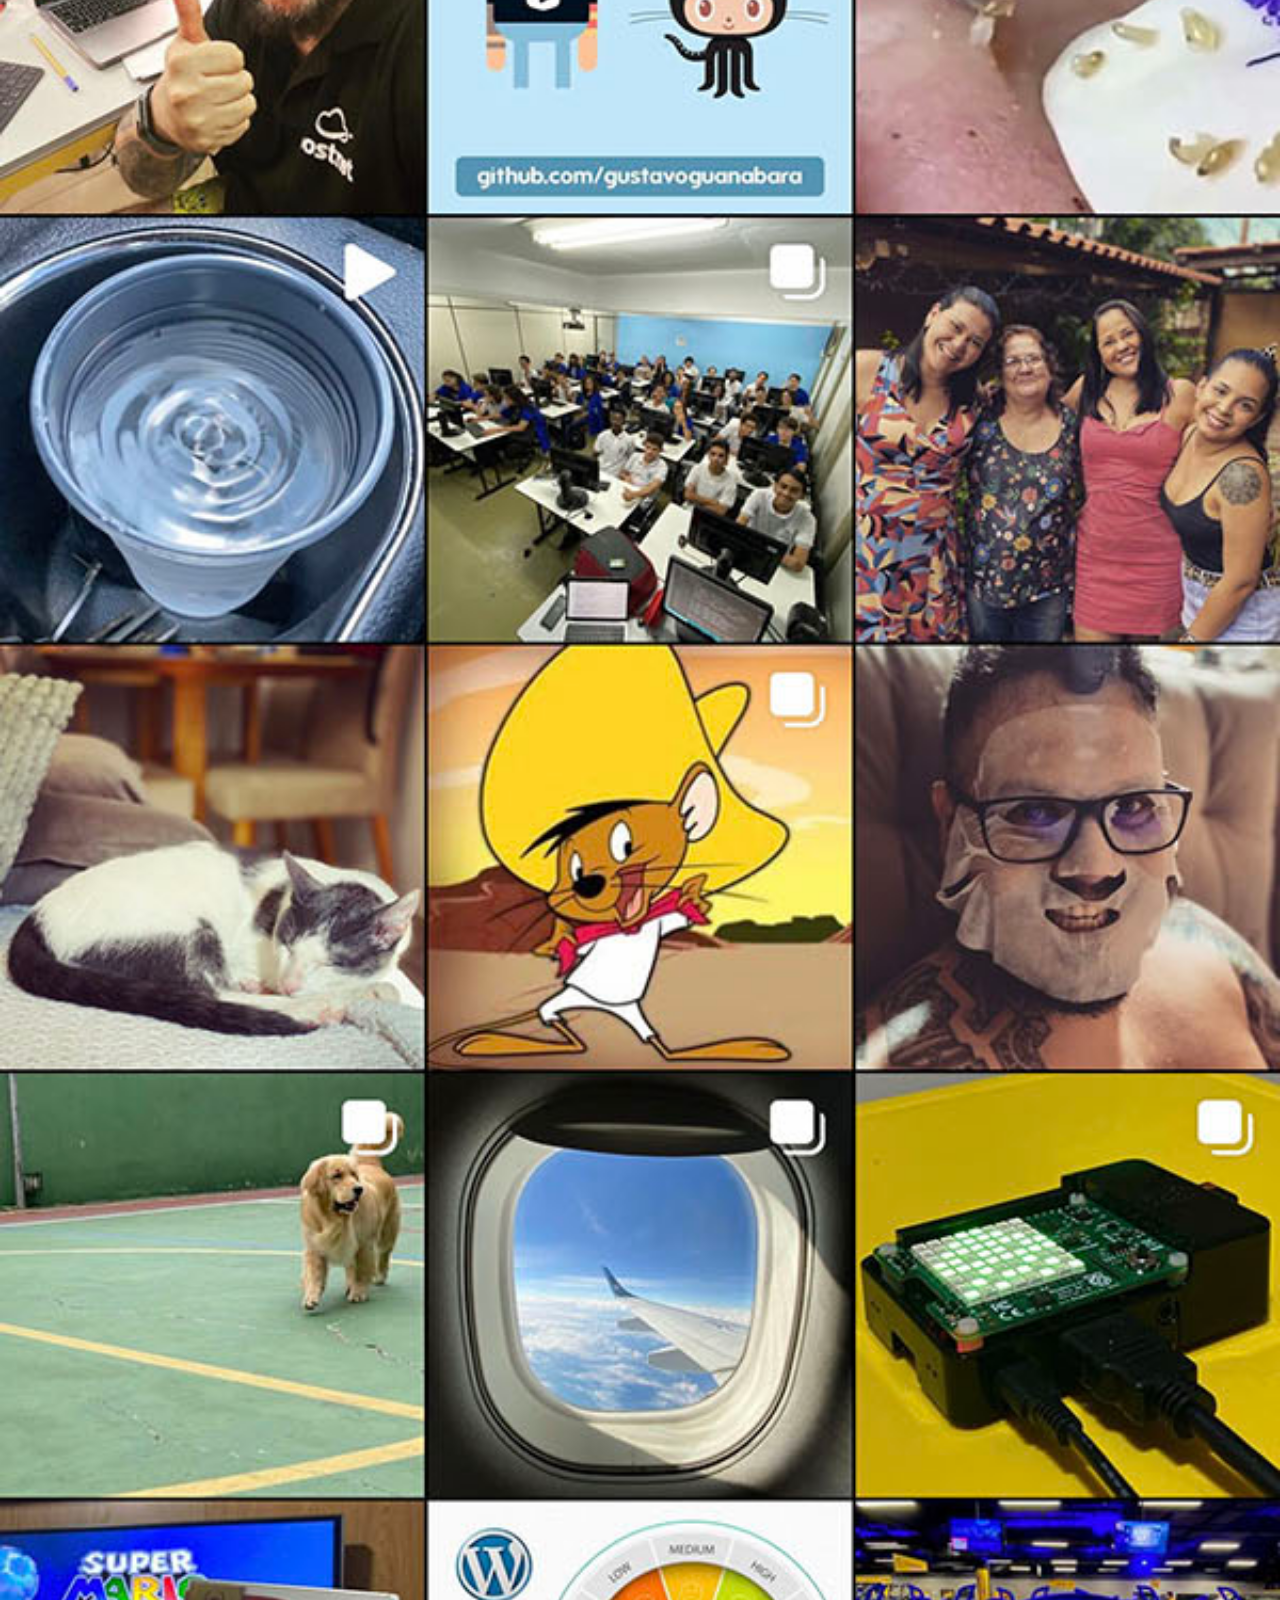
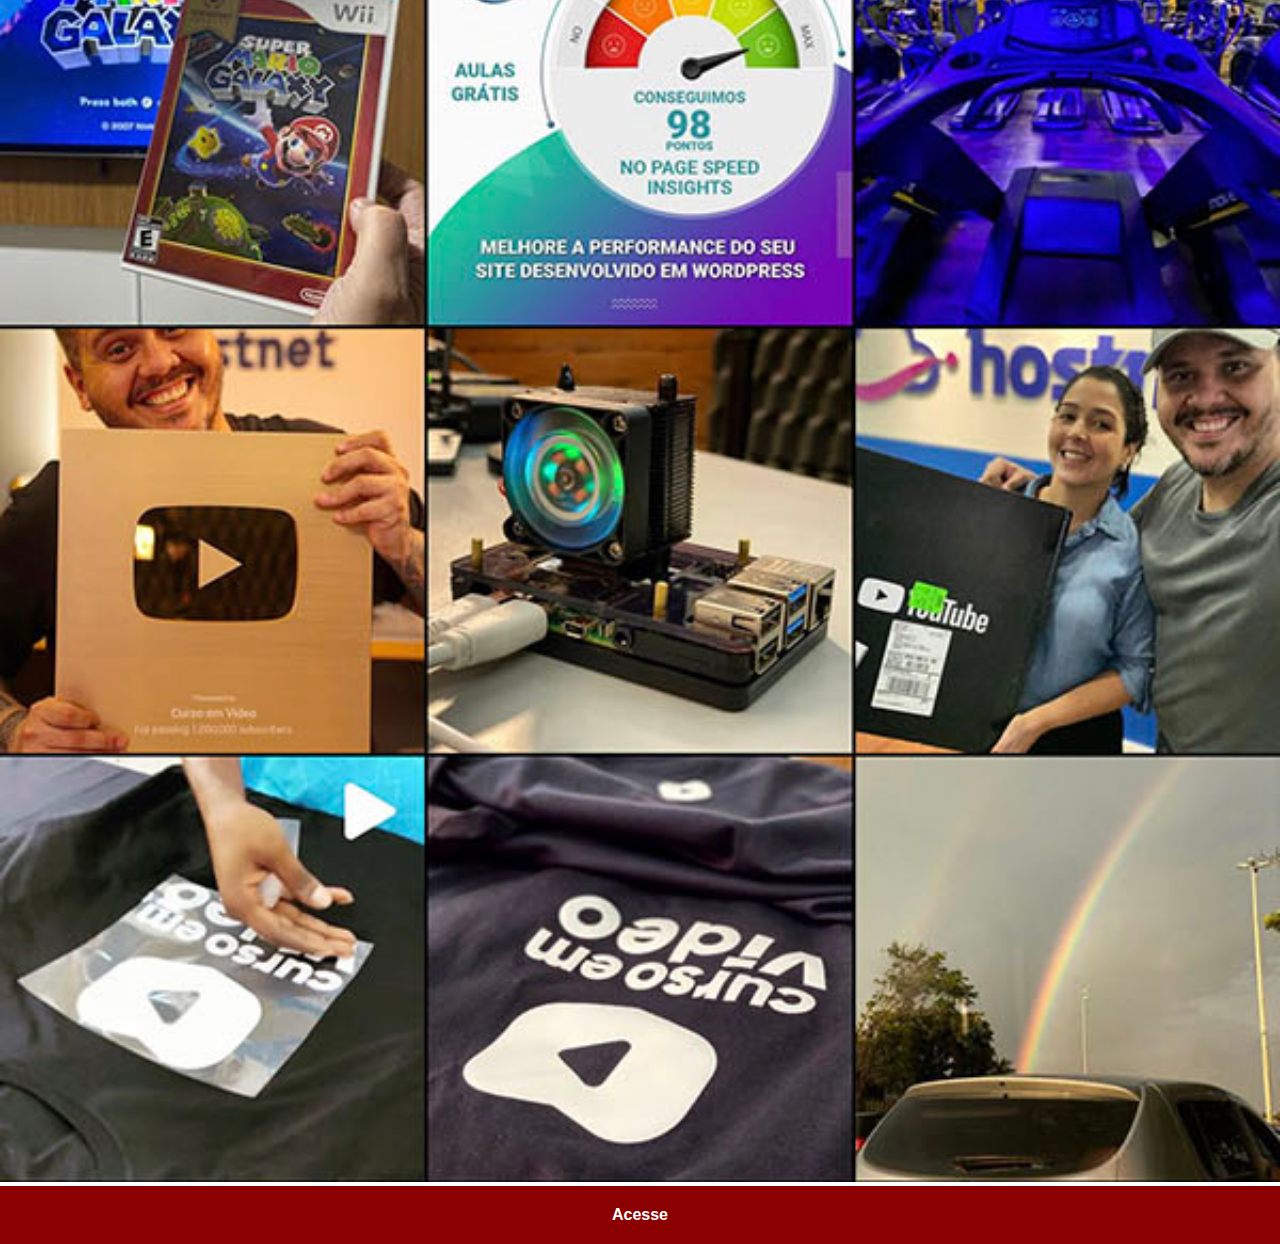
<file: instagram.html>
<!DOCTYPE html>
<html lang="pt-br">
<head>
    <meta charset="UTF-8">
    <meta name="viewport" content="width=device-width, initial-scale=1.0">
    <link rel="stylesheet" href="style/social.css">
    <title>Instagram</title>
</head>
<body>
    <img src="imagens/tela-instagram.jpg" alt="instagram">
    <a href="https://www.instagram.com/gustavoguanabara/" target="_blank">Acesse</a>
</body>
</html>
</file>
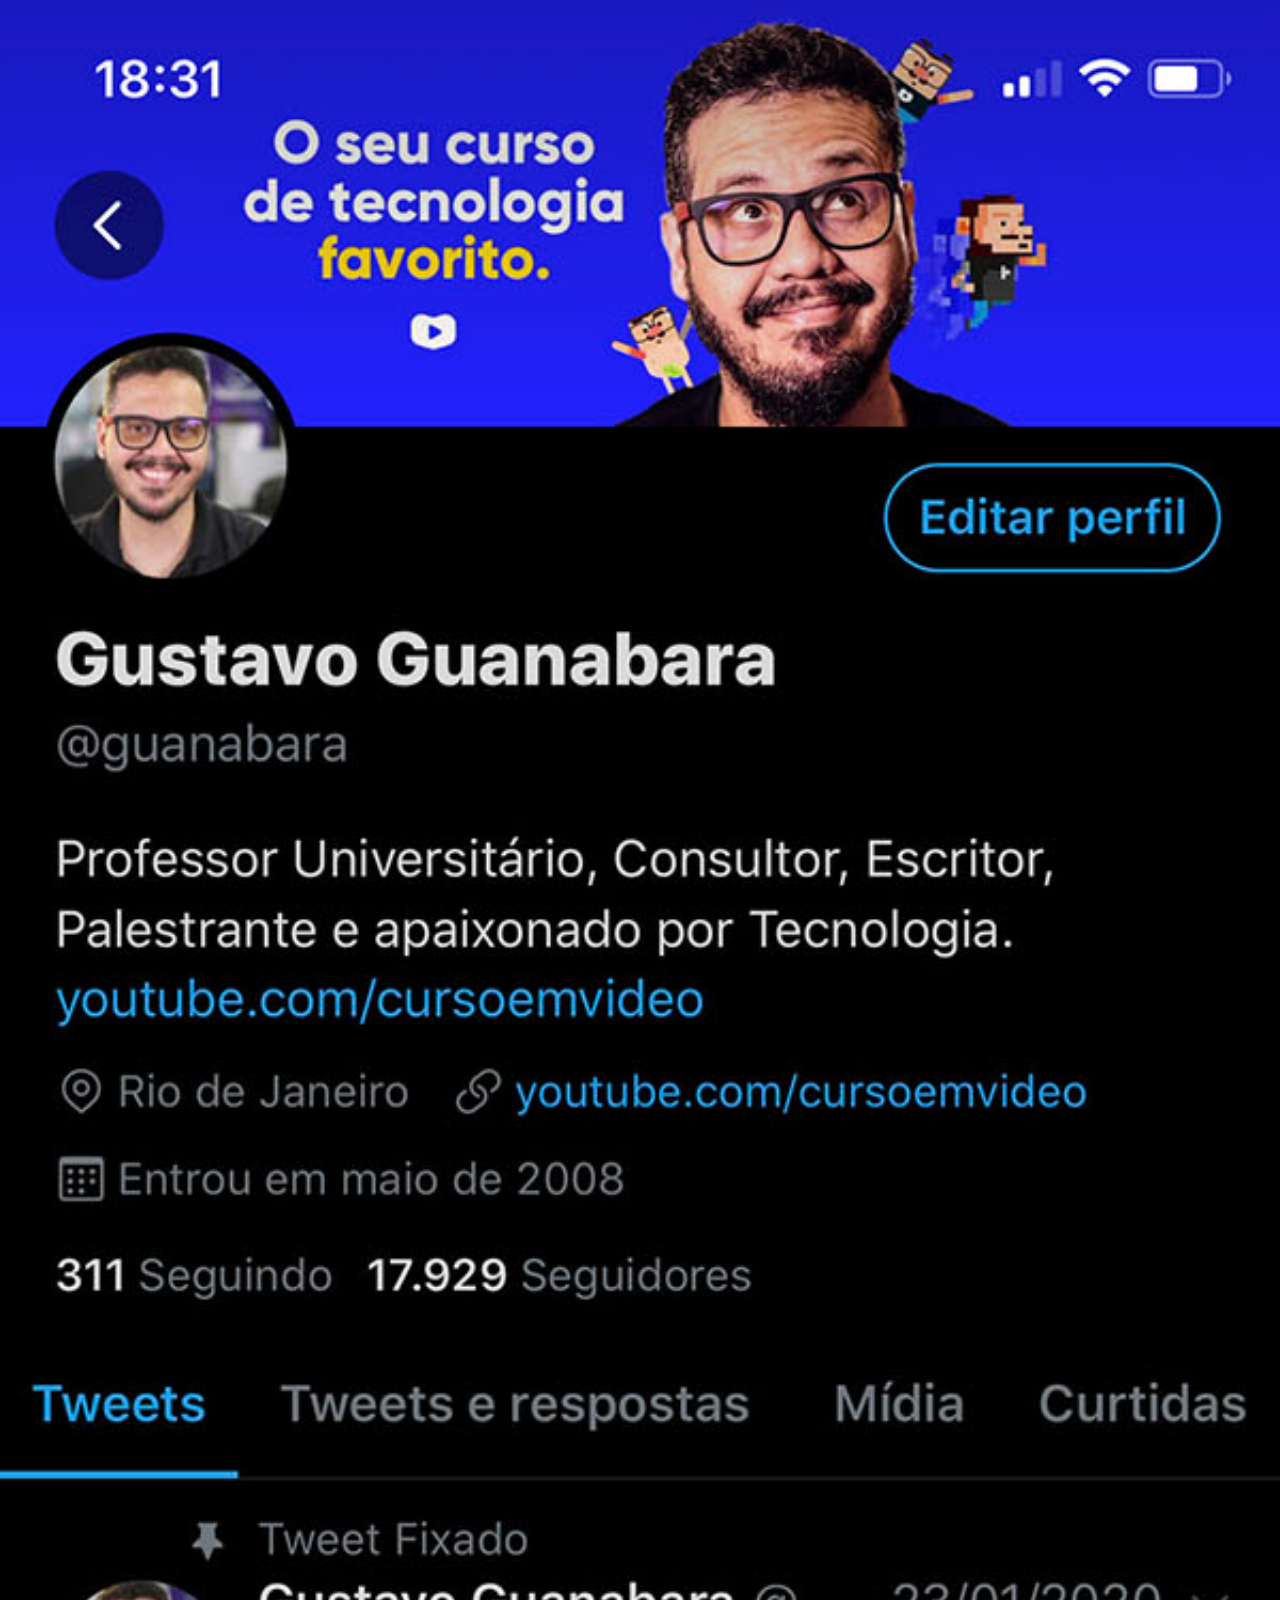
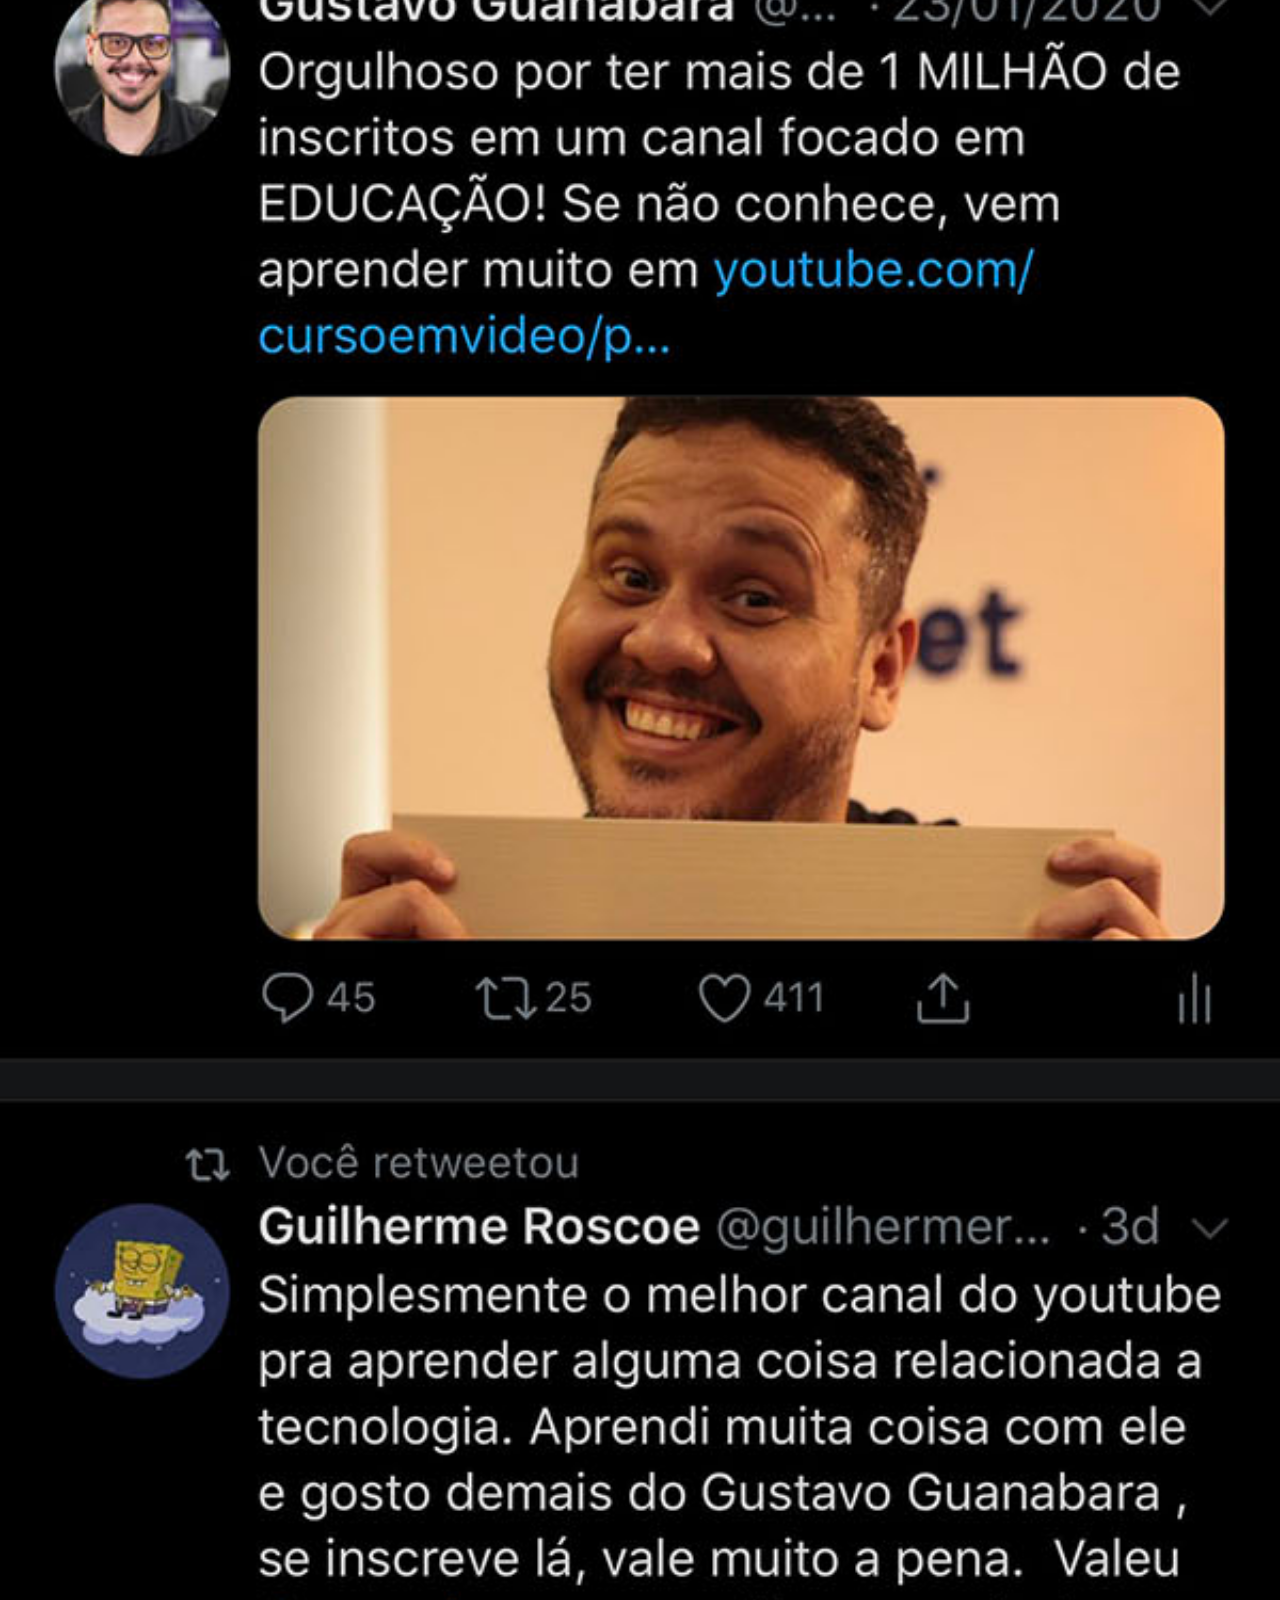
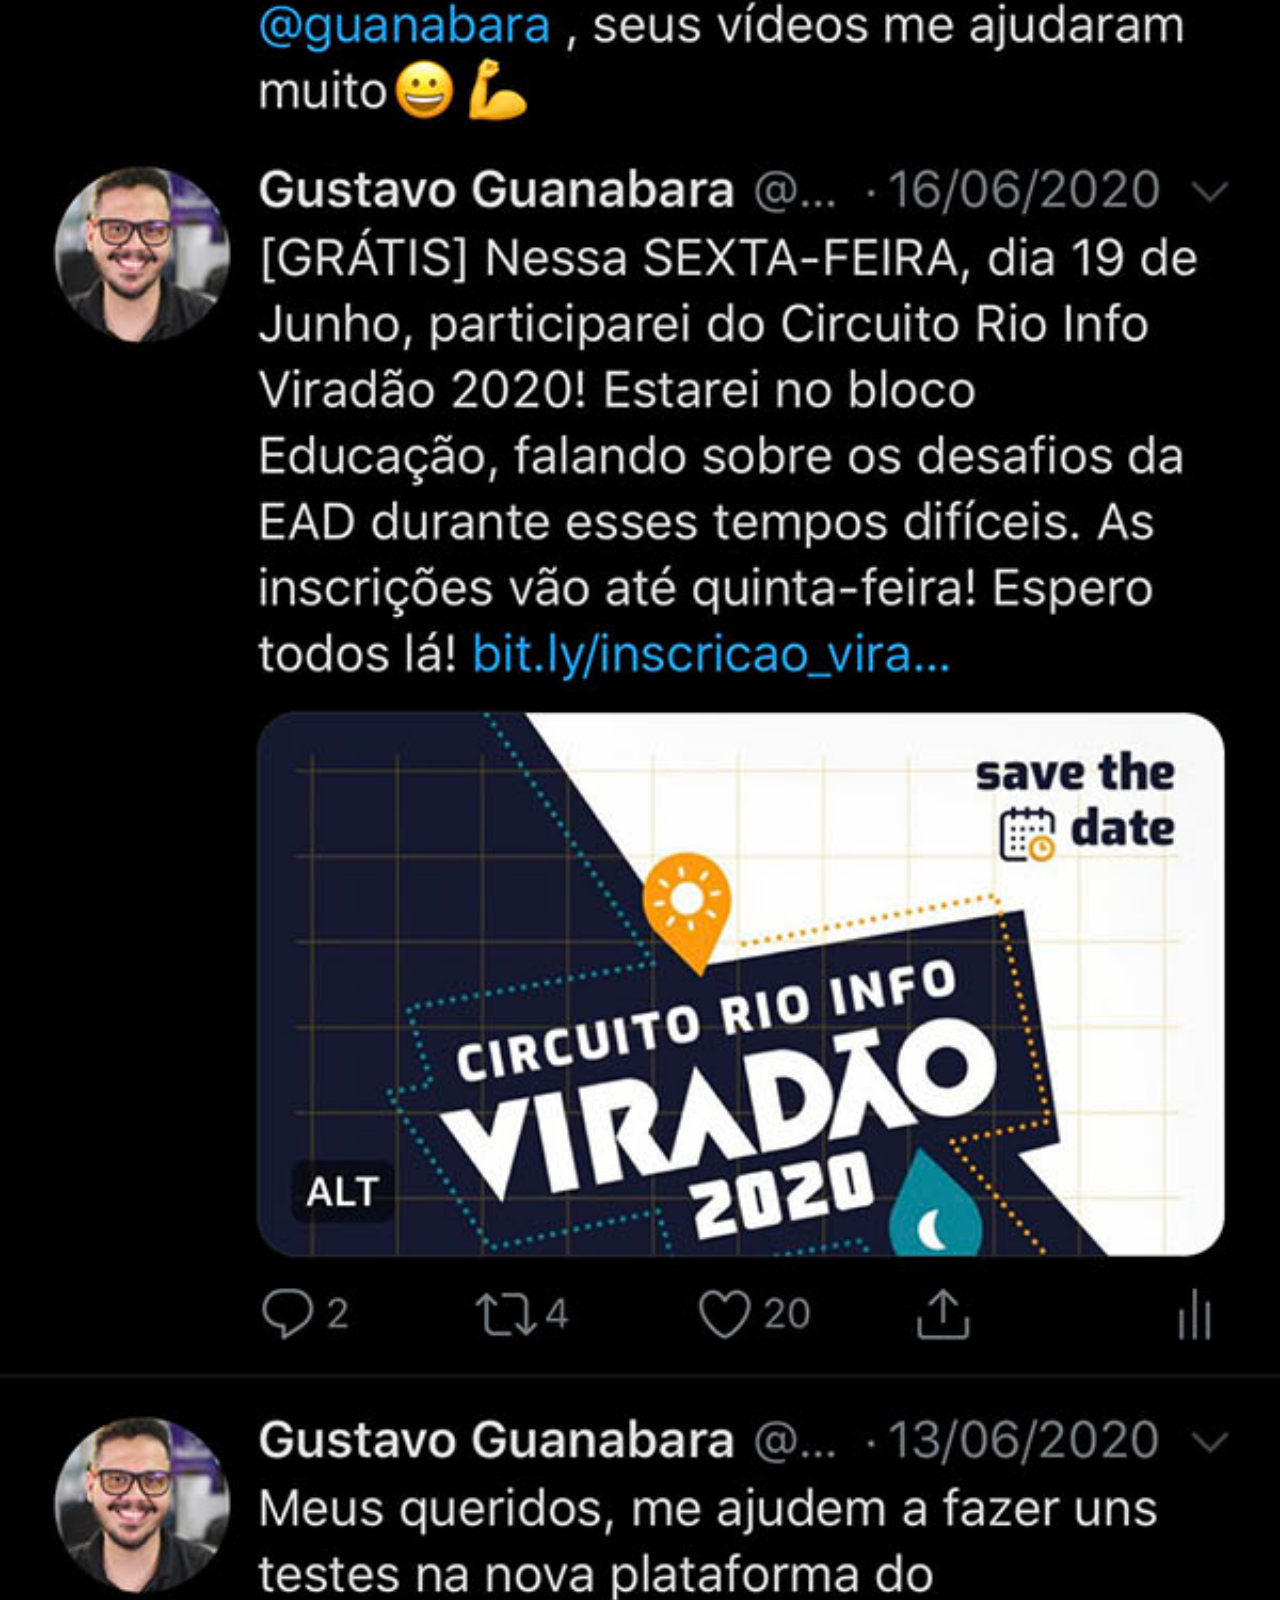
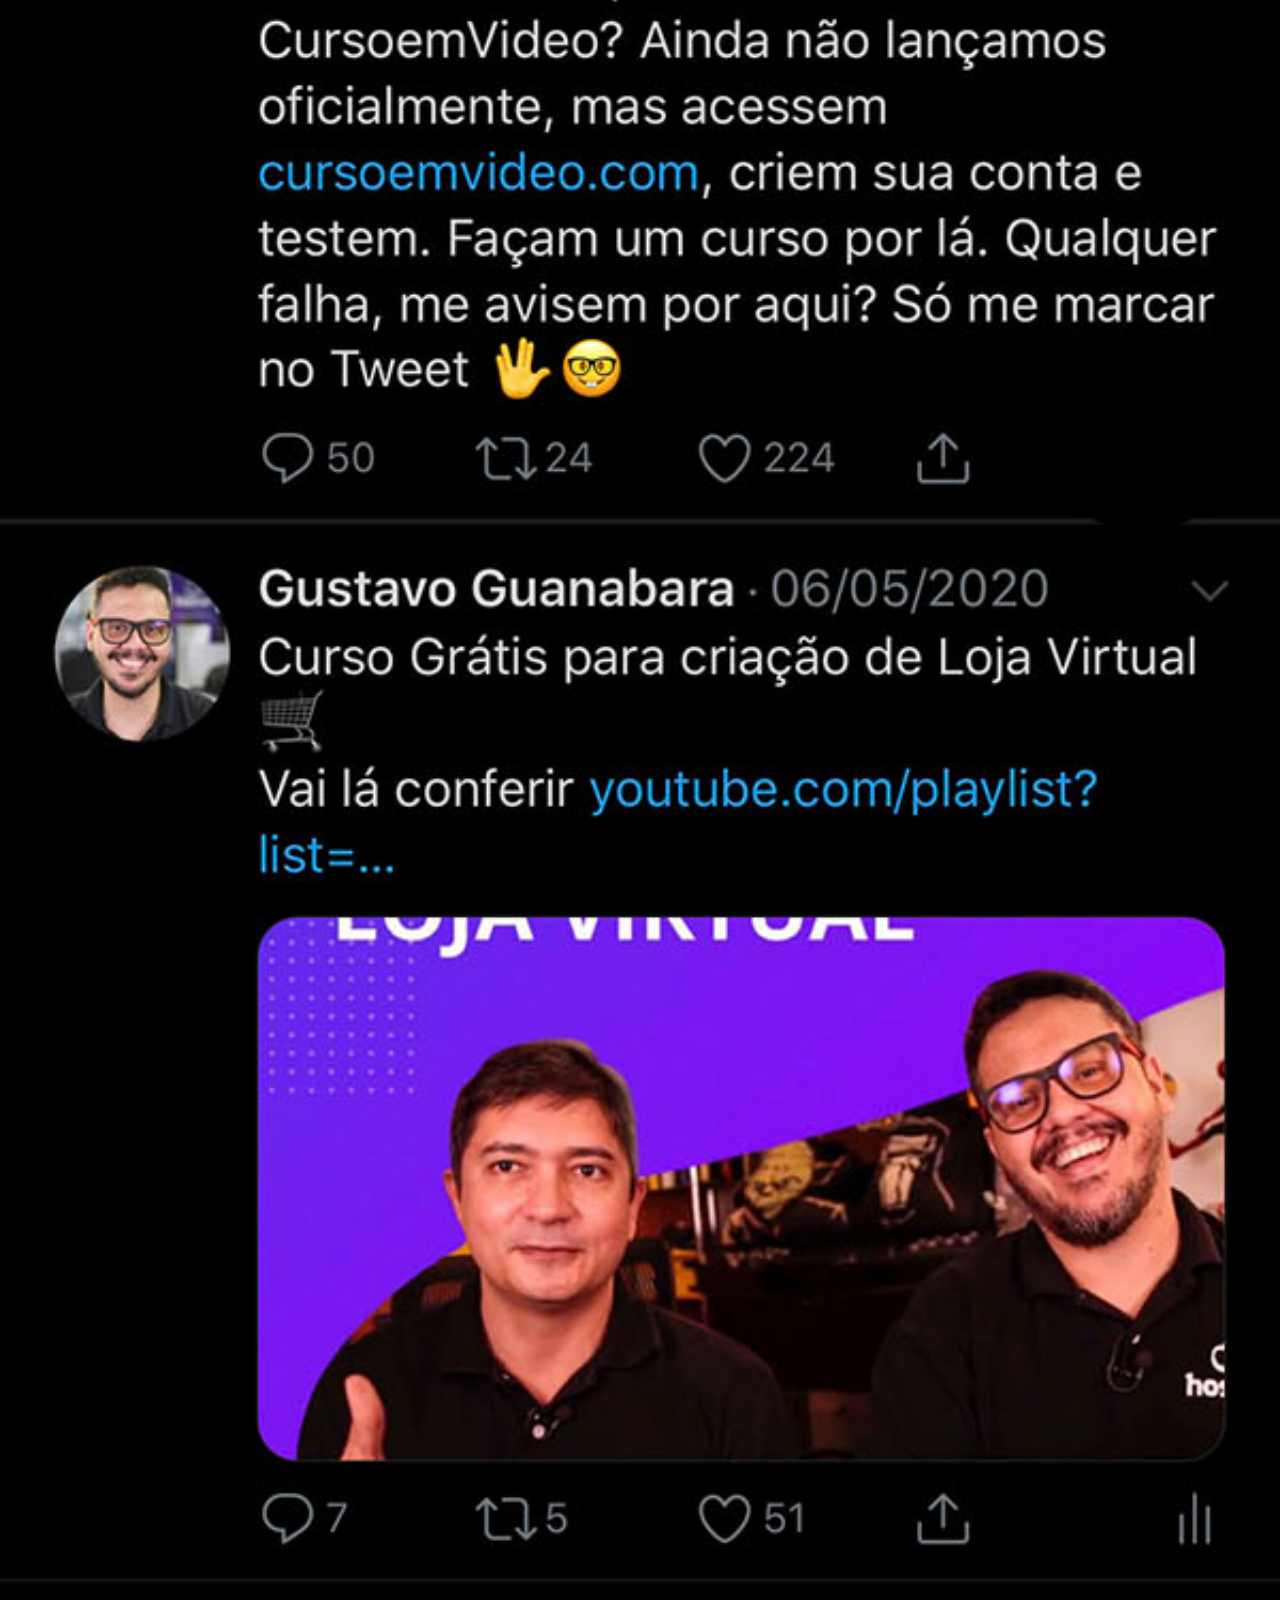
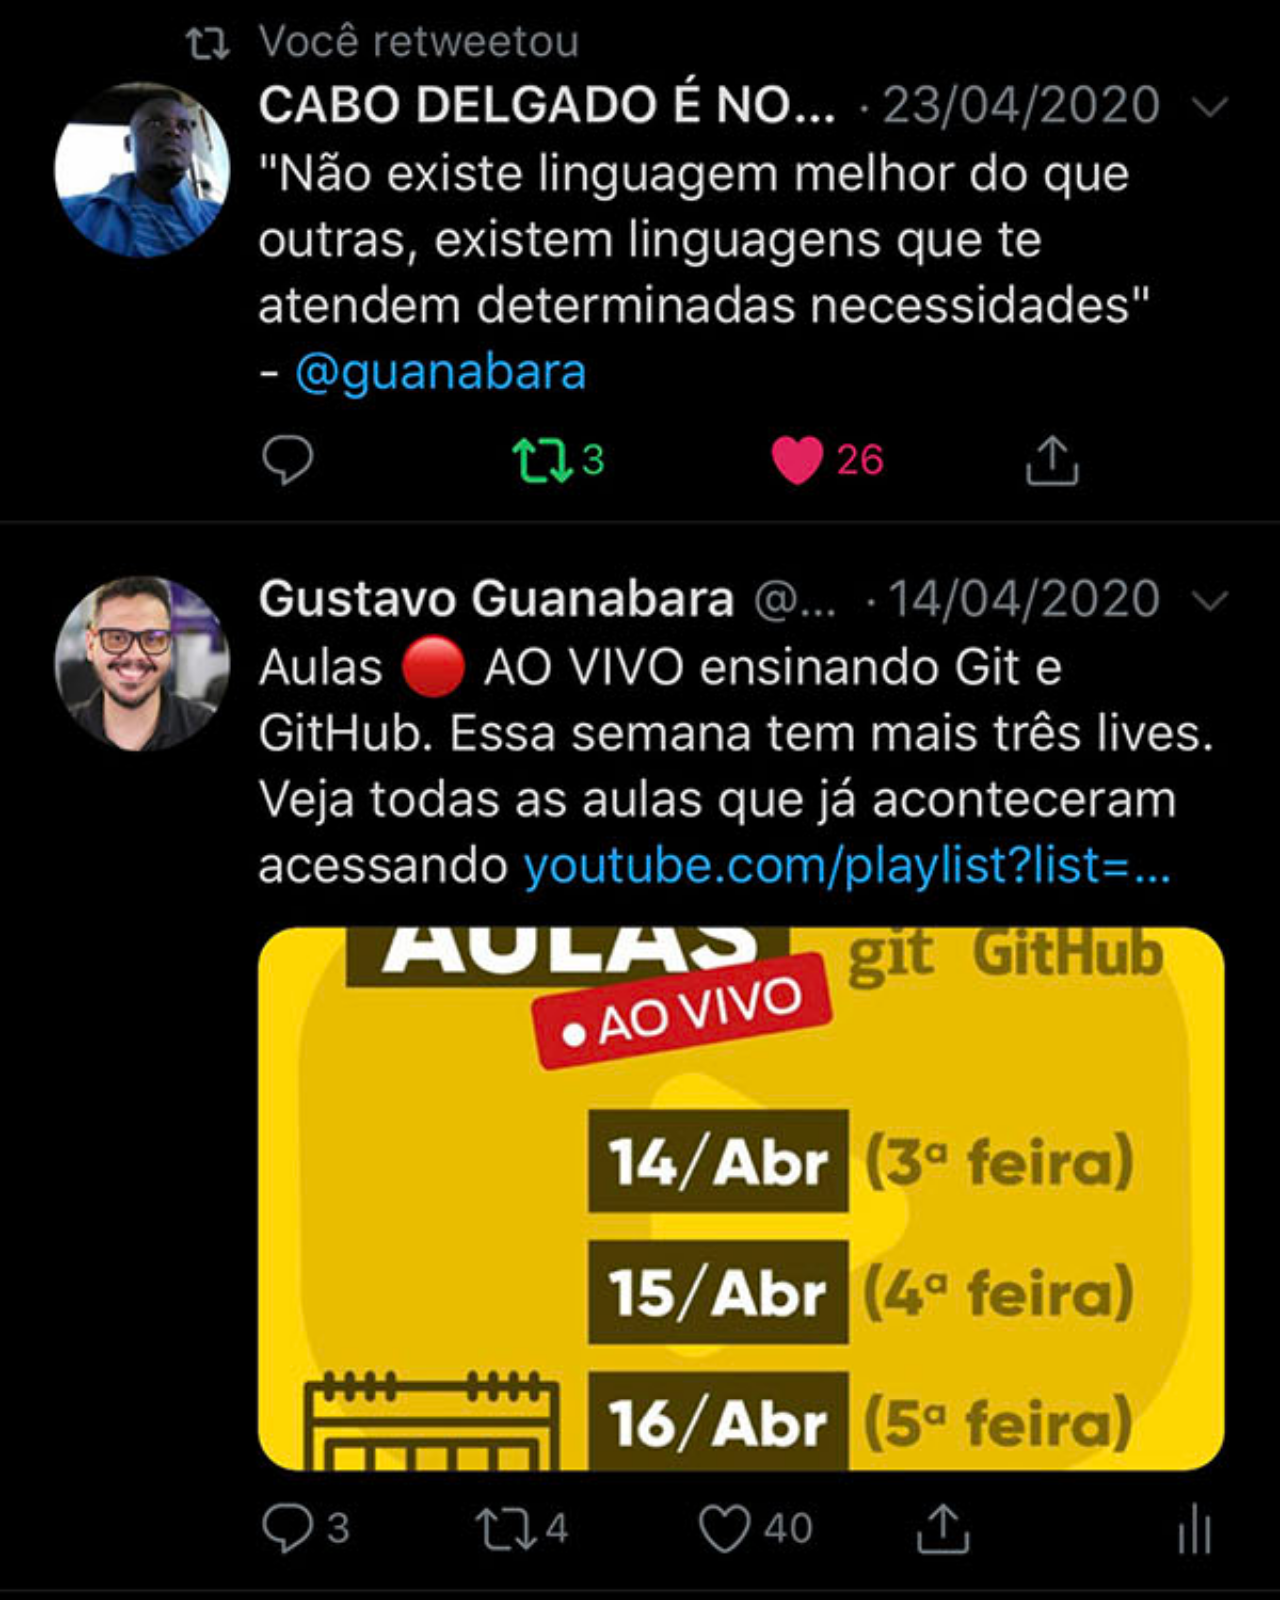
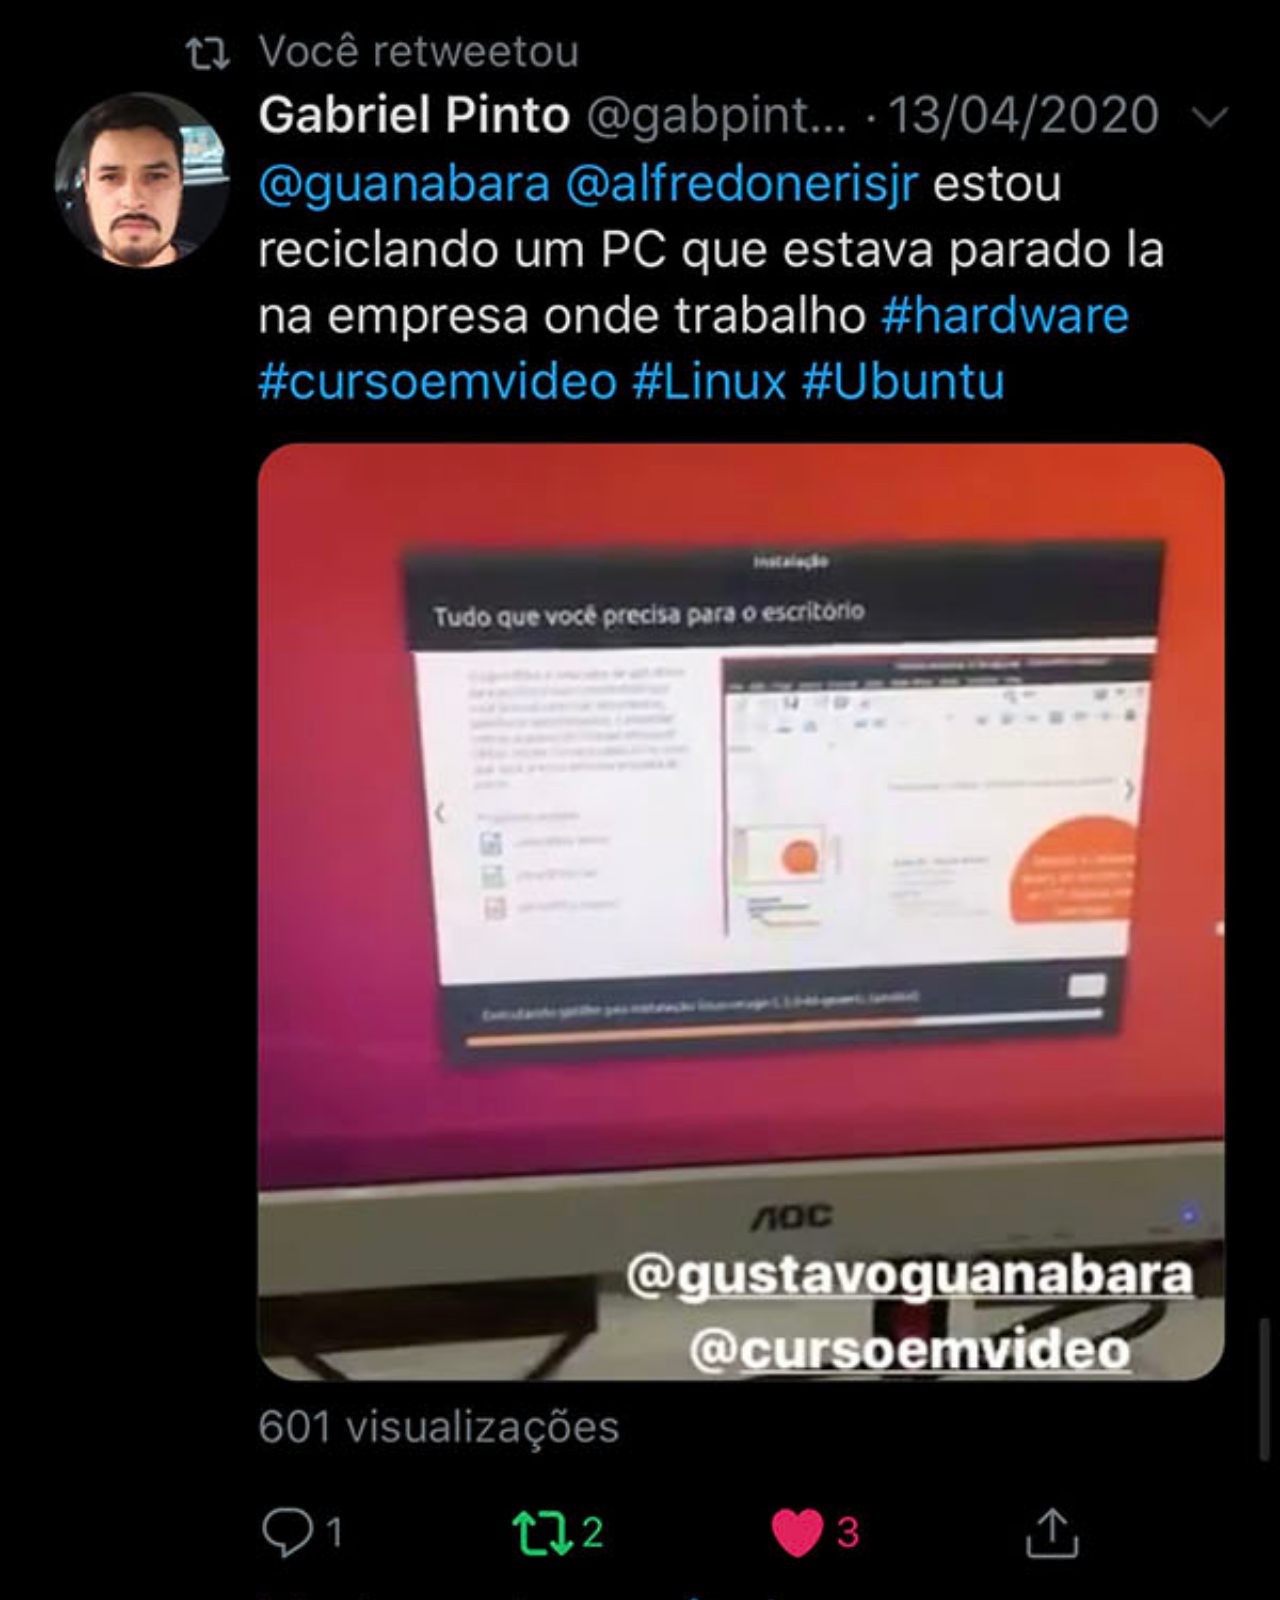
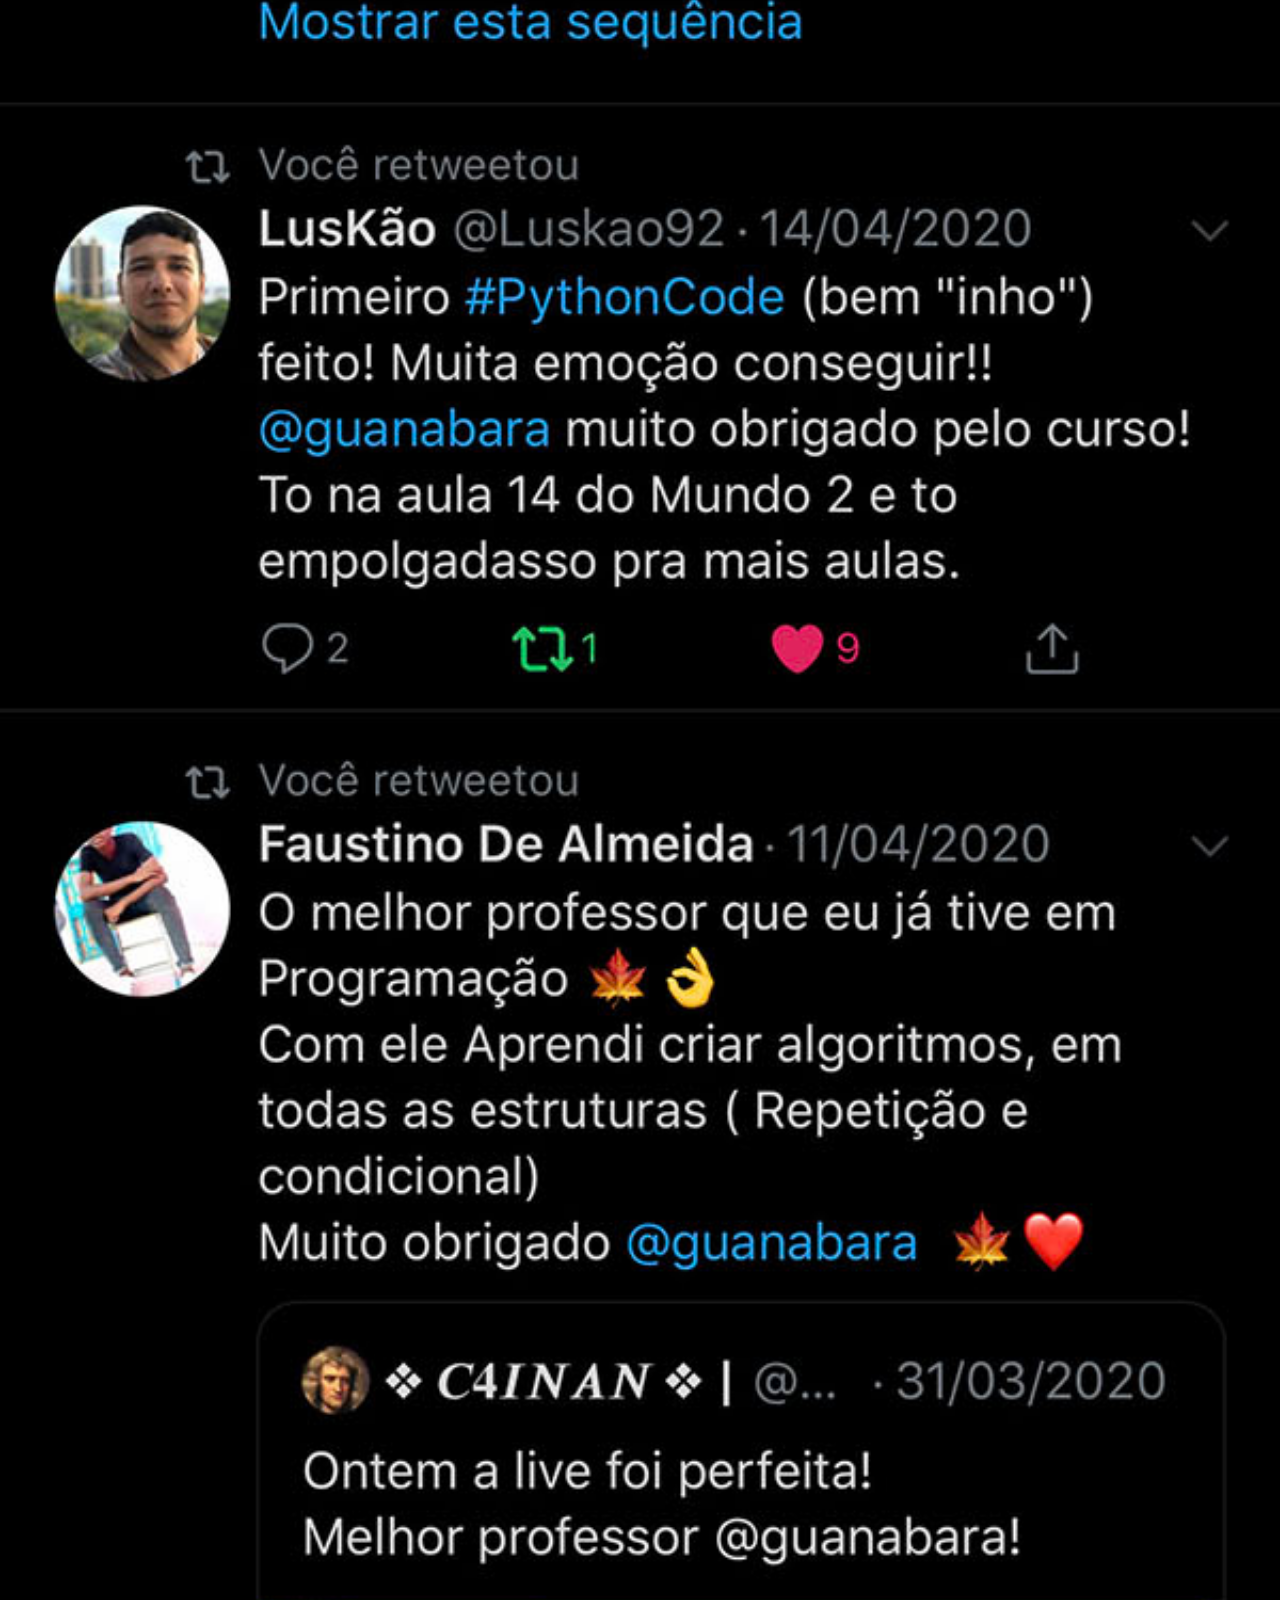
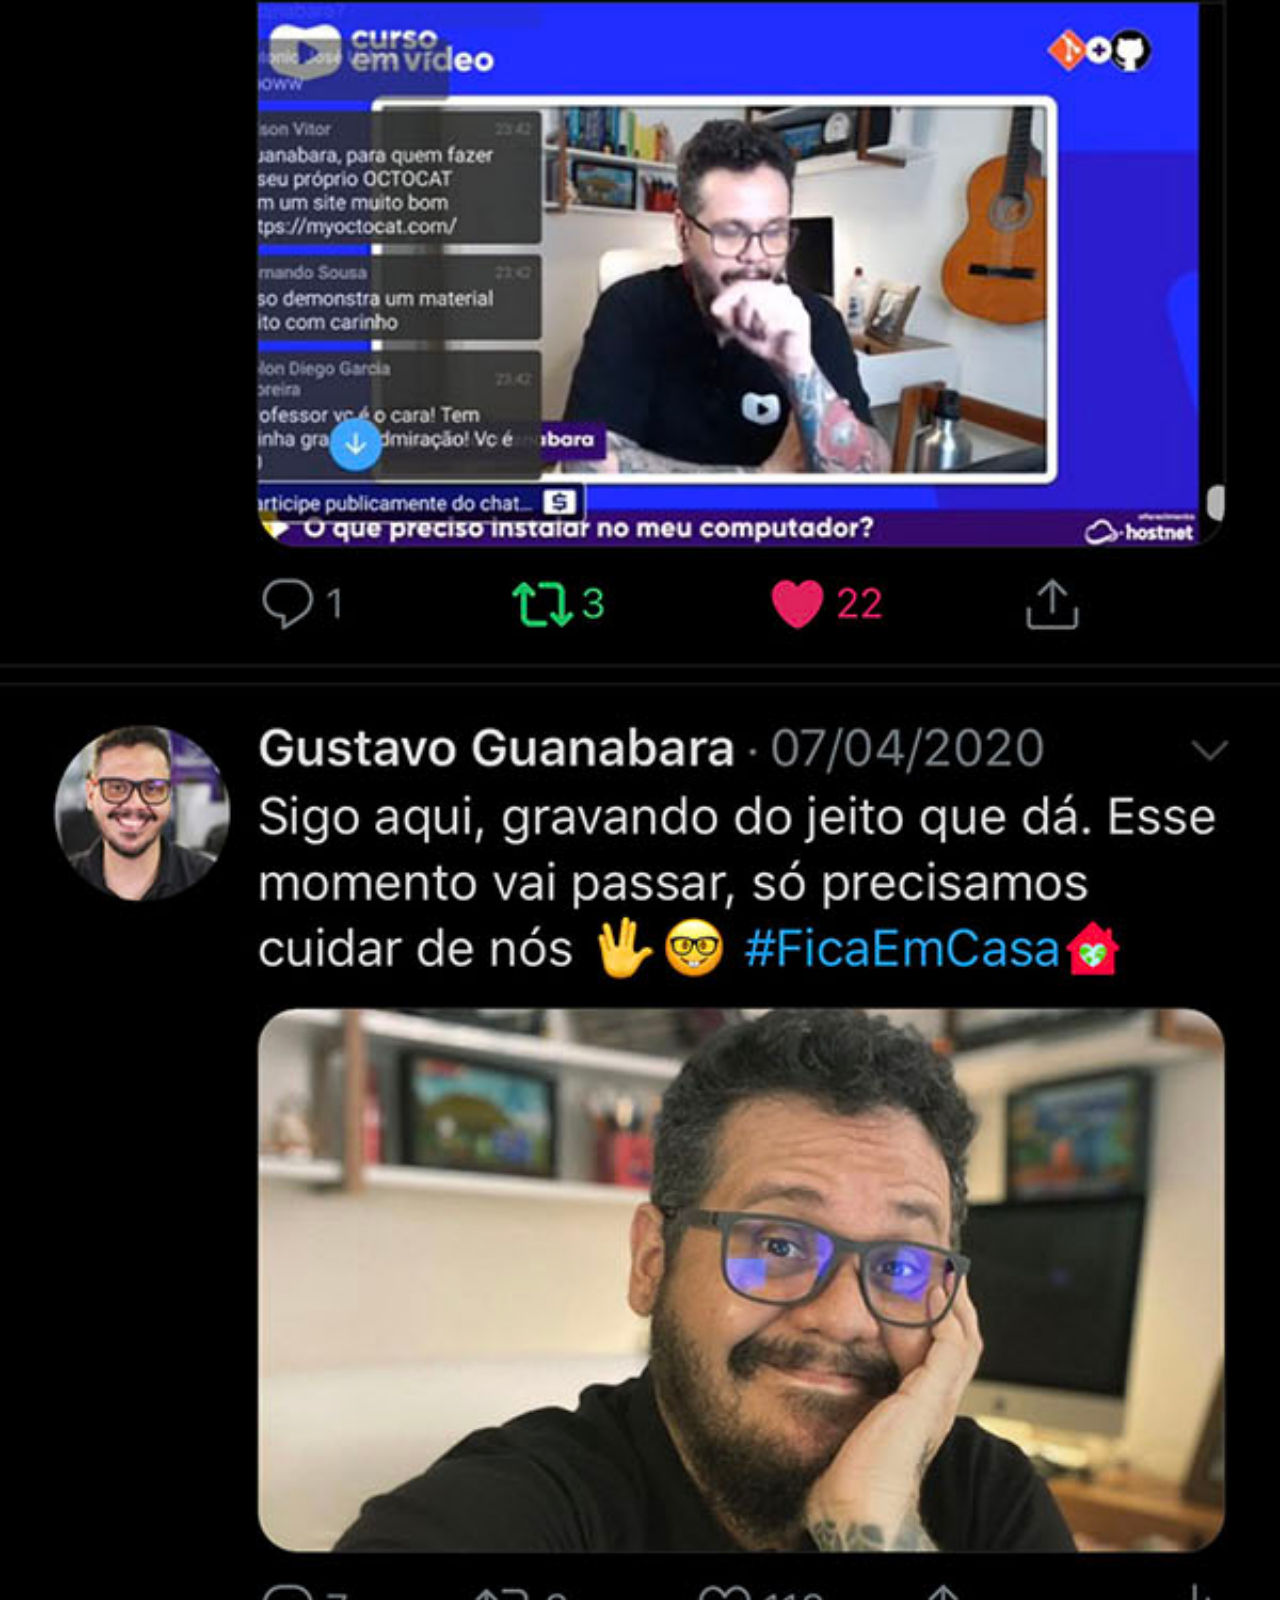
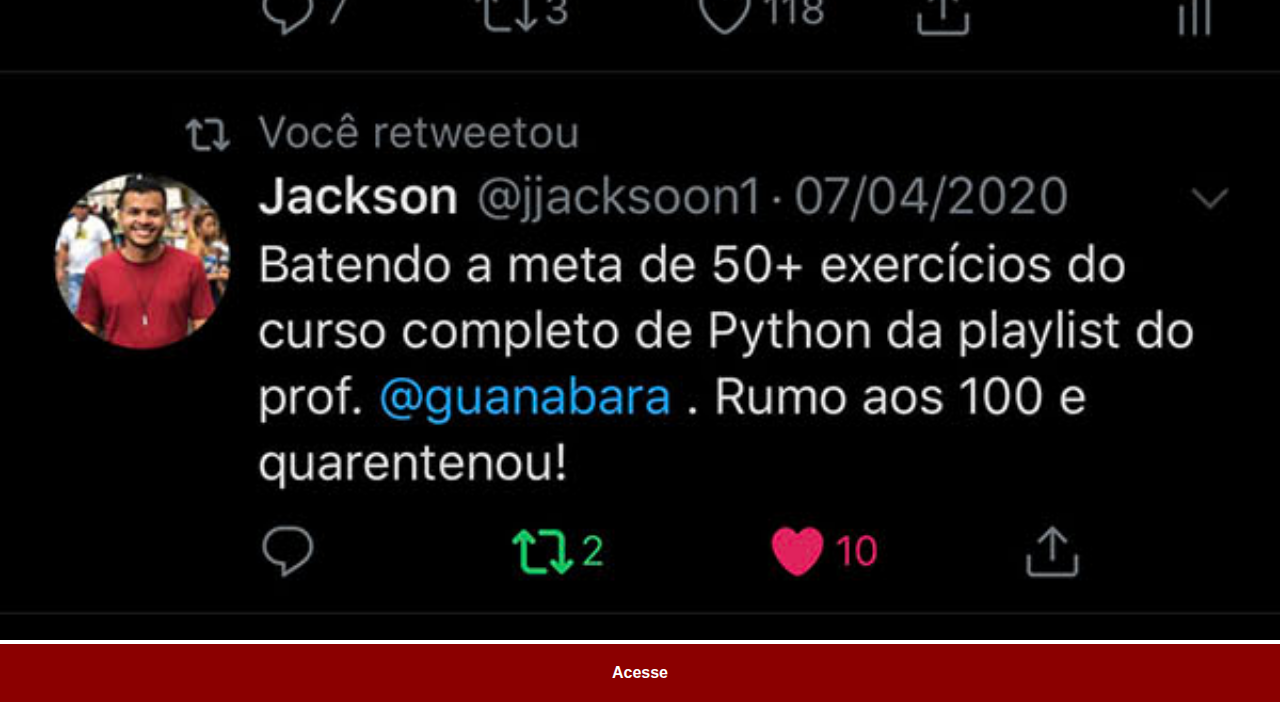
<file: twitter.html>
<!DOCTYPE html>
<html lang="pt-br">
<head>
    <meta charset="UTF-8">
    <meta name="viewport" content="width=device-width, initial-scale=1.0">
    <link rel="stylesheet" href="style/social.css">
    <title>Twitter</title>
</head>
<body>
    <img src="imagens/tela-twitter.jpg" alt="twitter">
    <a href="https://twitter.com/guanabara" target="_blank">Acesse</a>
</body>
</html>
</file>
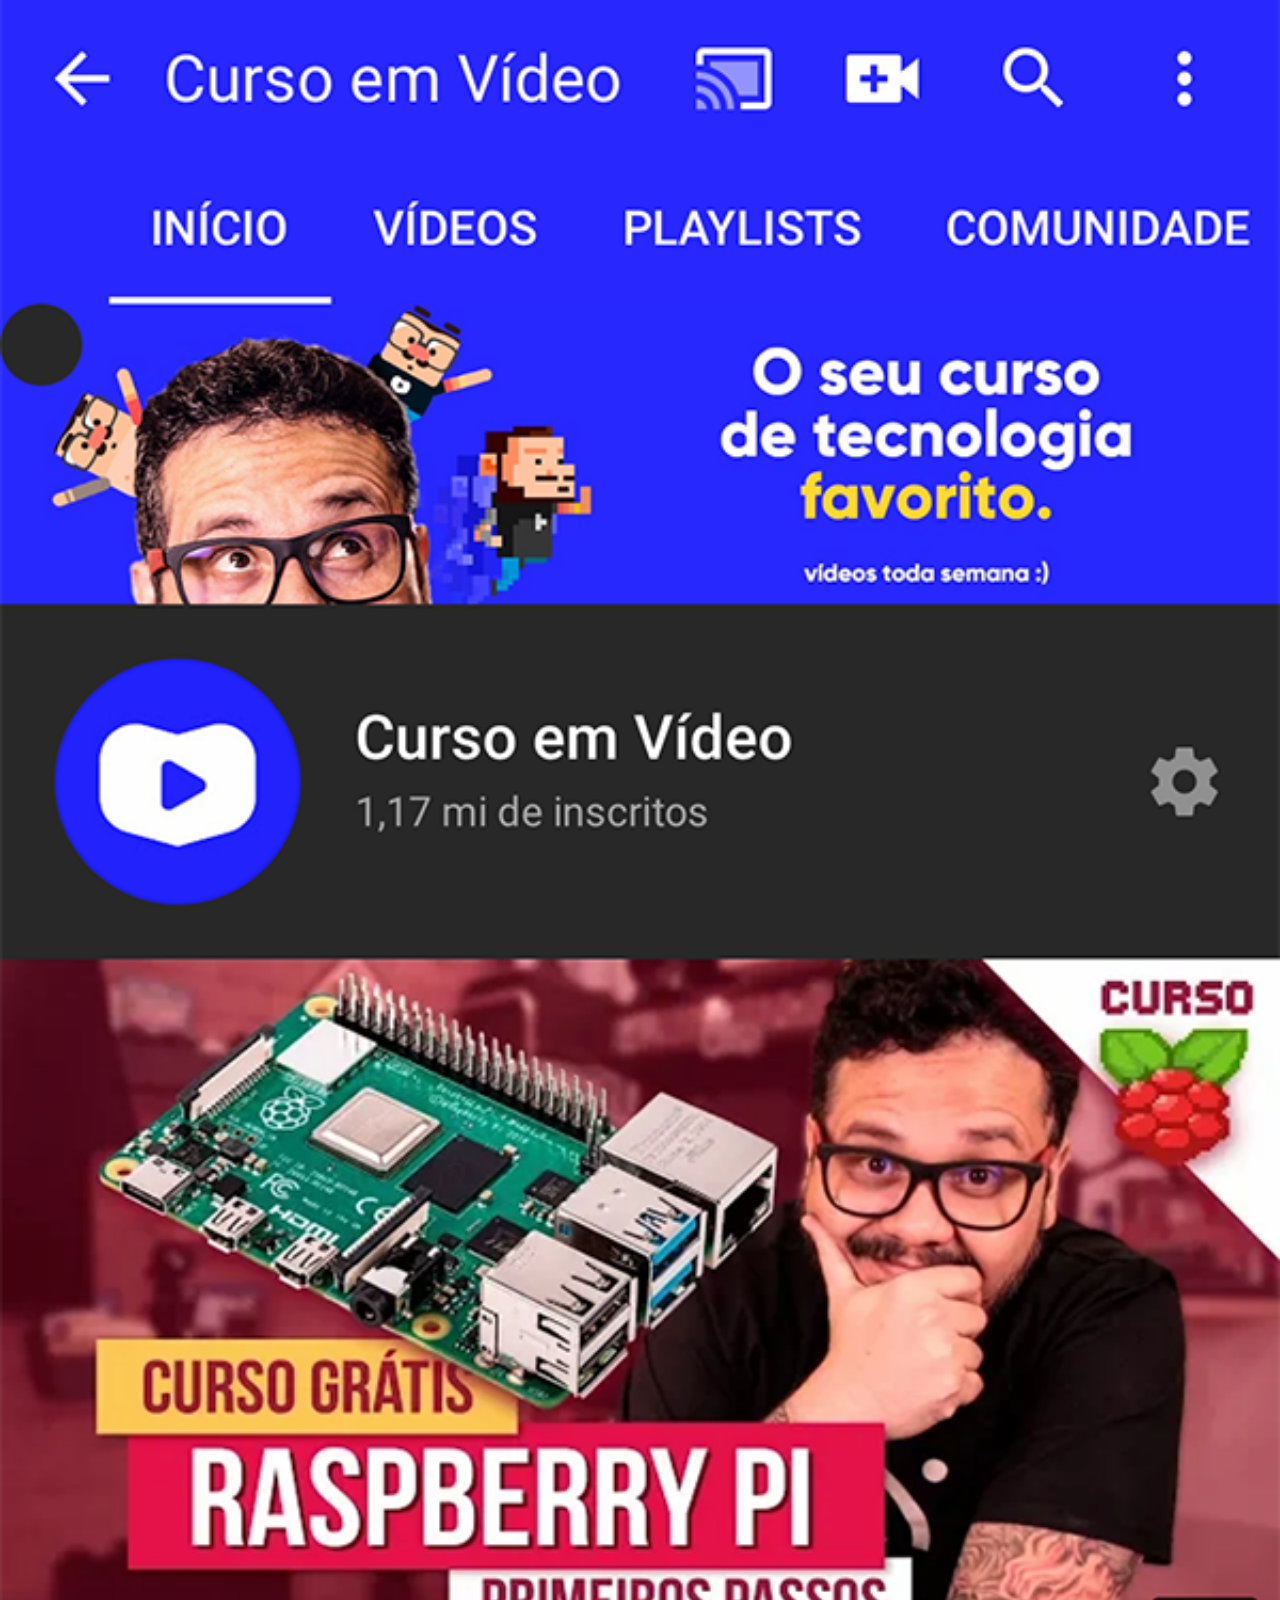
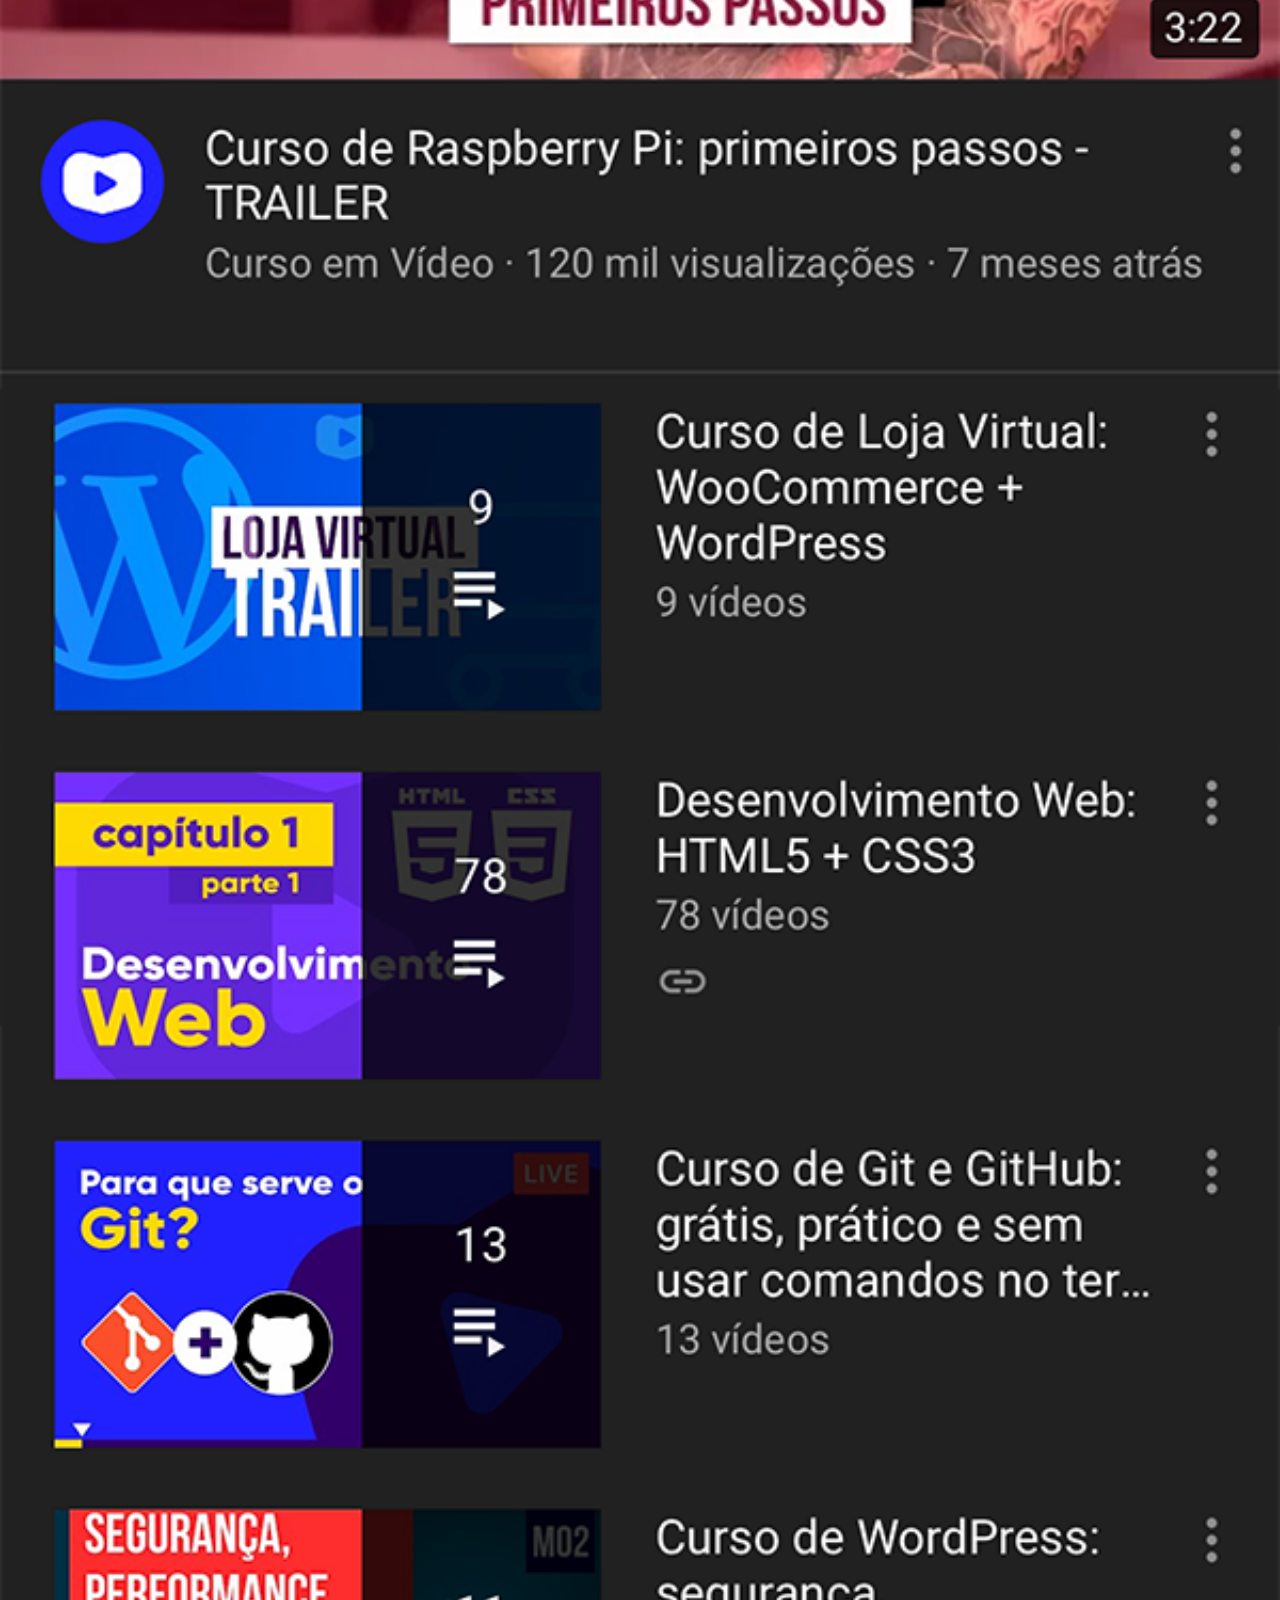
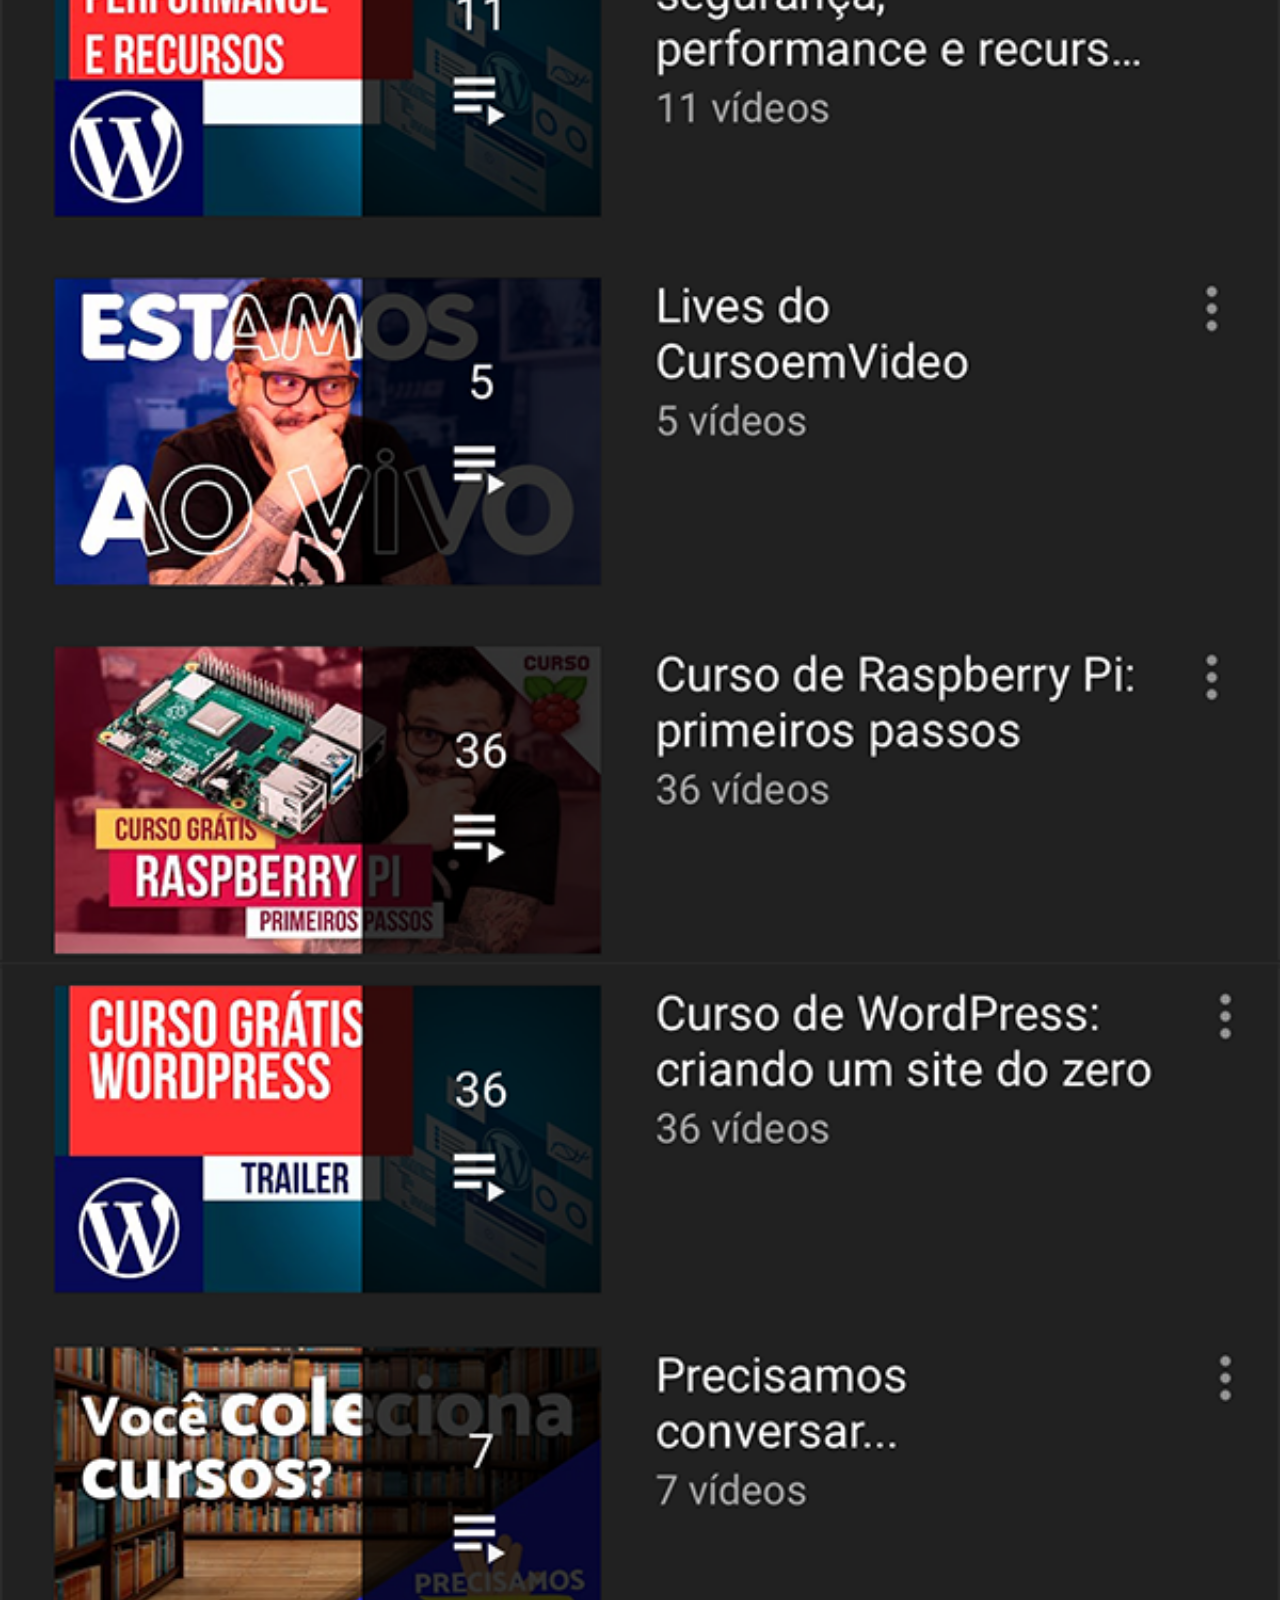
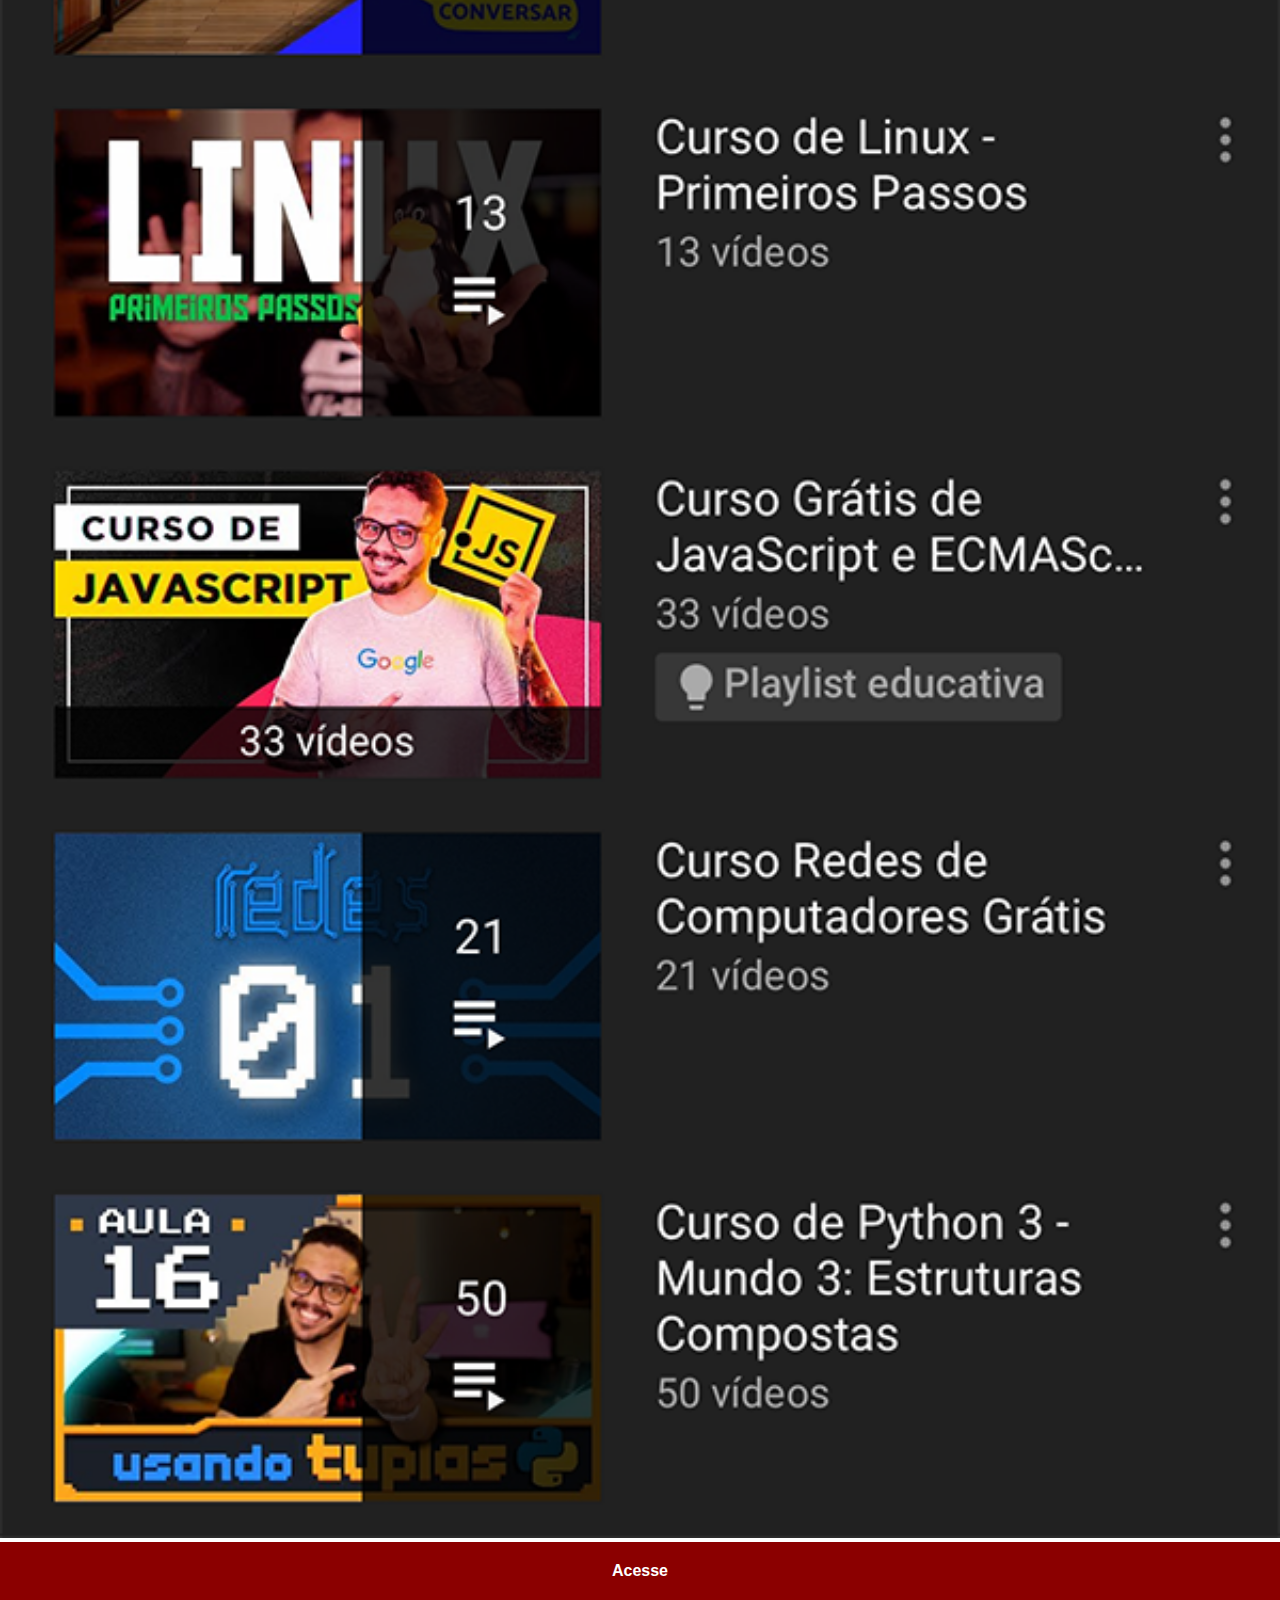
<file: youtube.html>
<!DOCTYPE html>
<html lang="pt-br">
<head>
    <meta charset="UTF-8">
    <meta name="viewport" content="width=device-width, initial-scale=1.0">
    <link rel="stylesheet" href="style/social.css">
    <title>YouTube</title>
</head>
<body>
    <img src="imagens/tela-youtube.png" alt="YouTube">
    <a href="https://www.youtube.com/@CursoemVideo" target="_blank">Acesse</a>
</body>
</html>
</file>
<file: style/style.css>
@charset "UTF-8";

* {
    margin: 0px;
    padding: 0px;
    font-family: Arial, Helvetica, sans-serif;
}

html, body {
    height: 100vh;
    width: 100vw;
    background-color: black;
}

body {
    background: url(../imagens/fundo-madeira.jpg) no-repeat top center;
    background-size: cover;
    background-attachment: fixed;
}

main {
    height: 100vh;
    position: relative;
}

#telefone {
    position: absolute;
    top: 50%;
    left: 50%;
    transform: translate(-50%, -50%);
    height: 627px;
    width: 311px;
    background: url(../imagens/frame-iphone.png) no-repeat;
    
}

#tela {
    position: relative;
    top: 81px;
    left: 23px;
    width: 266px;
    height: 469px;
}

#redes-sociais {
    text-align: right;
}

#redes-sociais img {
    width: 50px;
    margin: 10px;
    border-radius: 50%;
    box-shadow: 2px 2px 5px rgba(0, 0, 0, 0.507);
    box-sizing: border-box;
}

#redes-sociais img:hover {
    border: 2px solid rgba(255, 255, 255, 0.61);
    transform: translate(-3px, -3px);
    box-shadow: 5px 5px 10px rgba(0, 0, 0, 0.616);
    transition: transform 0.3s;
}
</file>
<file: style/social.css>
@charset "UTF-8";

* {
    margin: 0px;
    padding: 0px;
    font-family: Arial, Helvetica, sans-serif;
}

::-webkit-scrollbar {
    width: 0px;
    height: 0px;
}

img {
    width: 100vw;
}

a {
    display: block;
    background-color: darkred;
    padding: 20px;
    text-align: center;
    font-weight: bolder;
    text-decoration: none;
    color: white;
}

a:hover {
    background-color: red;
}
</file>
